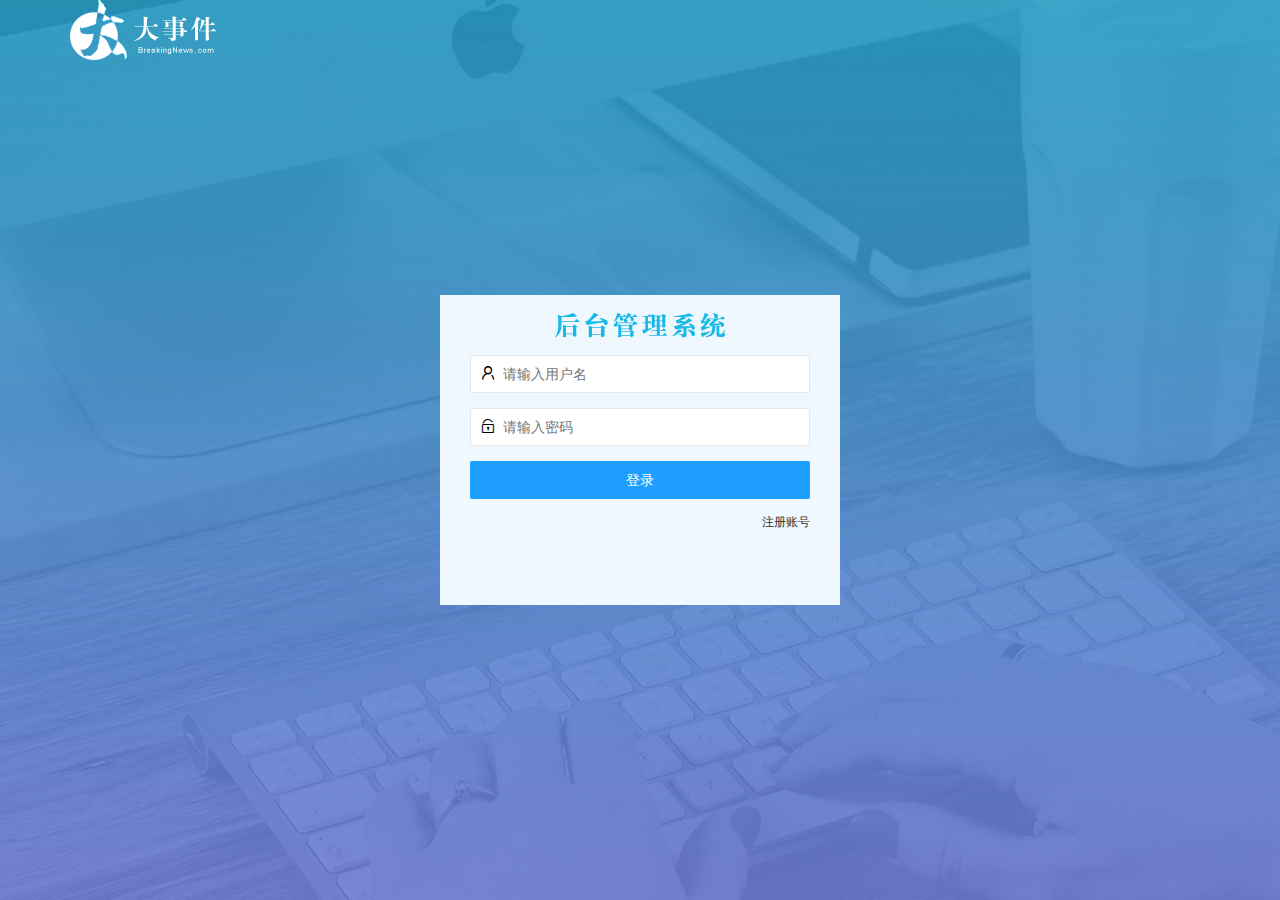
<file: login.html>
<!DOCTYPE html>
<html lang="en">

<head>
    <meta charset="UTF-8">
    <meta name="viewport" content="width=device-width, initial-scale=1.0">
    <title>Document</title>
    <!-- 导入layui的css -->
    <link rel="stylesheet" href="/assets/lib/layui/css/layui.css">
    <!-- 导入自己的css -->
    <link rel="stylesheet" href="/assets/css/login.css">
</head>

<body>
    <!-- 头部logo -->
    <div class='layui-main'>
        <img src="/assets/images/logo.png" alt="">
    </div>
    <!-- 登录注册 -->
    <div class='loginAndRegBox'>
        <div class='title-box'>

        </div>

        <!-- 登录 -->
        <div class="login">
            <form class="layui-form" id='form_login'>
                <!-- 用户名 -->
                <div class="layui-form-item">
                    <i class="layui-icon layui-icon-username"></i>
                    <input type="text" name="username" required lay-verify="required" placeholder="请输入用户名" autocomplete="off" class="layui-input">
                </div>
                <!-- 密码 -->
                <div class="layui-form-item">
                    <i class="layui-icon layui-icon-password"></i>
                    <input type="password" name="password" required lay-verify="required|pwd" placeholder="请输入密码" autocomplete="off" class="layui-input">
                </div>
                <!-- 提交按钮 -->

                <div class="layui-form-item">
                    <button class="layui-btn layui-btn-fluid layui-btn-normal" lay-submit lay-filter="formDemo">登录</button>
                </div>
                <div class="layui-form-item links"><a href="javascript:;" id='link-reg'>注册账号</a></div>
            </form>
        </div>
        <!-- 注册 -->
        <div class="reg-box">
            <form class="layui-form" id='form-reg'>
                <!-- 用户名 -->
                <div class="layui-form-item">
                    <i class="layui-icon layui-icon-username"></i>
                    <input type="text" name="username" required lay-verify="required" placeholder="请输入用户名" autocomplete="off" class="layui-input">
                </div>
                <!-- 密码 -->
                <div class="layui-form-item">
                    <i class="layui-icon layui-icon-password"></i>
                    <input type="password" name="password" required lay-verify="required|pwd" placeholder="请输入密码" autocomplete="off" class="layui-input">
                </div>
                <!-- 密码确认 -->
                <div class="layui-form-item">
                    <i class="layui-icon layui-icon-password"></i>
                    <input type="password" name="repassword" required lay-verify="required|pwd|repwd" placeholder="再次确认密码" autocomplete="off" class="layui-input">
                </div>
                <!-- 提交按钮 -->
                <div class="layui-form-item">
                    <button class="layui-btn layui-btn-fluid layui-btn-normal" lay-submit lay-filter="formDemo">注册</button>
                </div>
                <div class="layui-form-item links"><a href="javascript:;" id='link-login'>去登陆</a></div>
            </form>

        </div>
    </div>


    <script src="/assets/lib/jquery.js"></script>
    <script src="/assets/lib/layui/layui.all.js"></script>
    <script src="/assets/js/ajaxPrefilter.js"></script>
    <script src="/assets/js/login.js"></script>

</body>

</html>
</file>
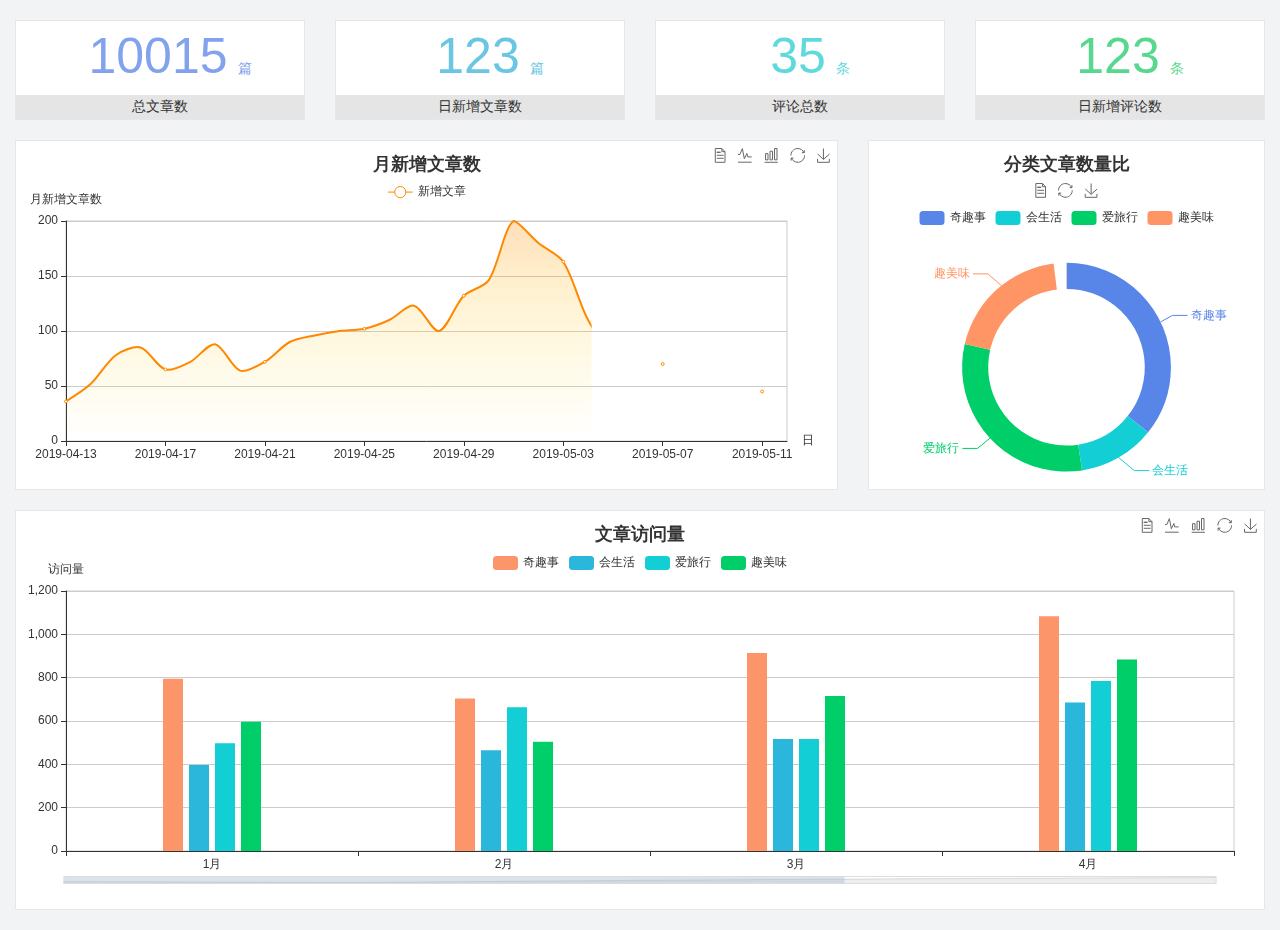
<file: home/dashboard.html>
<!DOCTYPE html>
<html lang="en">

<head>
  <meta charset="UTF-8">
  <meta name="viewport" content="width=device-width, initial-scale=1.0">
  <meta http-equiv="X-UA-Compatible" content="ie=edge">
  <title>图表统计</title>
  <link rel="stylesheet" href="../../assets/lib/bootstrap.css" />
  <link rel="stylesheet" href="../../assets/lib/main.css" />
  <script src="../../assets/lib/jquery.js"></script>
  <script type="text/javascript" src="../../assets/lib/echarts.min.js"></script>
</head>

<body>
  <div class="container-fluid">
    <div class="row spannel_list">
      <div class="col-sm-3 col-xs-6">
        <div class="spannel">
          <em>10015</em><span>篇</span>
          <b>总文章数</b>
        </div>
      </div>
      <div class="col-sm-3 col-xs-6">
        <div class="spannel scolor01">
          <em>123</em><span>篇</span>
          <b>日新增文章数</b>
        </div>
      </div>
      <div class="col-sm-3 col-xs-6">
        <div class="spannel scolor02">
          <em>35</em><span>条</span>
          <b>评论总数</b>
        </div>
      </div>
      <div class="col-sm-3 col-xs-6">
        <div class="spannel scolor03">
          <em>123</em><span>条</span>
          <b>日新增评论数</b>
        </div>
      </div>
    </div>
  </div>

  <div class="container-fluid">
    <div class="row curve-pie">
      <div class="col-lg-8 col-md-8">
        <div class="gragh_pannel" id="curve_show"></div>
      </div>
      <div class="col-lg-4 col-md-4">
        <div class="gragh_pannel" id="pie_show"></div>
      </div>
    </div>
  </div>

  <div class="container-fluid">
    <div class="column_pannel" id="column_show"></div>
  </div>

  <script>
    var oChart = echarts.init(document.getElementById('curve_show'));
    var aList_all = [
      { 'count': 36, 'date': '2019-04-13' },
      { 'count': 52, 'date': '2019-04-14' },
      { 'count': 78, 'date': '2019-04-15' },
      { 'count': 85, 'date': '2019-04-16' },
      { 'count': 65, 'date': '2019-04-17' },
      { 'count': 72, 'date': '2019-04-18' },
      { 'count': 88, 'date': '2019-04-19' },
      { 'count': 64, 'date': '2019-04-20' },
      { 'count': 72, 'date': '2019-04-21' },
      { 'count': 90, 'date': '2019-04-22' },
      { 'count': 96, 'date': '2019-04-23' },
      { 'count': 100, 'date': '2019-04-24' },
      { 'count': 102, 'date': '2019-04-25' },
      { 'count': 110, 'date': '2019-04-26' },
      { 'count': 123, 'date': '2019-04-27' },
      { 'count': 100, 'date': '2019-04-28' },
      { 'count': 132, 'date': '2019-04-29' },
      { 'count': 146, 'date': '2019-04-30' },
      { 'count': 200, 'date': '2019-05-01' },
      { 'count': 180, 'date': '2019-05-02' },
      { 'count': 163, 'date': '2019-05-03' },
      { 'count': 110, 'date': '2019-05-04' },
      { 'count': 80, 'date': '2019-05-05' },
      { 'count': 82, 'date': '2019-05-06' },
      { 'count': 70, 'date': '2019-05-07' },
      { 'count': 65, 'date': '2019-05-08' },
      { 'count': 54, 'date': '2019-05-09' },
      { 'count': 40, 'date': '2019-05-10' },
      { 'count': 45, 'date': '2019-05-11' },
      { 'count': 38, 'date': '2019-05-12' },
    ];

    let aCount = [];
    let aDate = [];

    for (var i = 0; i < aList_all.length; i++) {
      aCount.push(aList_all[i].count);
      aDate.push(aList_all[i].date);
    }

    var chartopt = {
      title: {
        text: '月新增文章数',
        left: 'center',
        top: '10'
      },
      tooltip: {
        trigger: 'axis'
      },
      legend: {
        data: ['新增文章'],
        top: '40'
      },
      toolbox: {
        show: true,
        feature: {
          mark: { show: true },
          dataView: { show: true, readOnly: false },
          magicType: { show: true, type: ['line', 'bar'] },
          restore: { show: true },
          saveAsImage: { show: true }
        }
      },
      calculable: true,
      xAxis: [
        {
          name: '日',
          type: 'category',
          boundaryGap: false,
          data: aDate
        }
      ],
      yAxis: [
        {
          name: '月新增文章数',
          type: 'value'
        }
      ],
      series: [
        {
          name: '新增文章',
          type: 'line',
          smooth: true,
          itemStyle: { normal: { areaStyle: { type: 'default' }, color: '#f80' }, lineStyle: { color: '#f80' } },
          data: aCount
        }],
      areaStyle: {
        normal: {
          color: new echarts.graphic.LinearGradient(0, 0, 0, 1, [{
            offset: 0,
            color: 'rgba(255,136,0,0.39)'
          }, {
            offset: .34,
            color: 'rgba(255,180,0,0.25)'
          }, {
            offset: 1,
            color: 'rgba(255,222,0,0.00)'
          }])

        }
      },
      grid: {
        show: true,
        x: 50,
        x2: 50,
        y: 80,
        height: 220
      }
    };

    oChart.setOption(chartopt);


    var oPie = echarts.init(document.getElementById('pie_show'));
    var oPieopt =
    {
      title: {
        top: 10,
        text: '分类文章数量比',
        x: 'center'
      },
      tooltip: {
        trigger: 'item',
        formatter: "{a} <br/>{b} : {c} ({d}%)"
      },
      color: ['#5885e8', '#13cfd5', '#00ce68', '#ff9565'],
      legend: {
        x: 'center',
        top: 65,
        data: ['奇趣事', '会生活', '爱旅行', '趣美味']
      },
      toolbox: {
        show: true,
        x: 'center',
        top: 35,
        feature: {
          mark: { show: true },
          dataView: { show: true, readOnly: false },
          magicType: {
            show: true,
            type: ['pie', 'funnel'],
            option: {
              funnel: {
                x: '25%',
                width: '50%',
                funnelAlign: 'left',
                max: 1548
              }
            }
          },
          restore: { show: true },
          saveAsImage: { show: true }
        }
      },
      calculable: true,
      series: [
        {
          name: '访问来源',
          type: 'pie',
          radius: ['45%', '60%'],
          center: ['50%', '65%'],
          data: [
            { value: 300, name: '奇趣事' },
            { value: 100, name: '会生活' },
            { value: 260, name: '爱旅行' },
            { value: 180, name: '趣美味' }
          ]
        }
      ]
    };
    oPie.setOption(oPieopt);



    var oColumn = this.echarts.init(document.getElementById('column_show'));
    var oColumnopt =
    {
      title: {
        text: '文章访问量',
        left: 'center',
        top: '10'
      },
      tooltip: {
        trigger: 'axis'
      },
      legend: {
        data: ['奇趣事', '会生活', '爱旅行', '趣美味'],
        top: '40'
      },
      toolbox: {
        show: true,
        feature: {
          mark: { show: true },
          dataView: { show: true, readOnly: false },
          magicType: { show: true, type: ['line', 'bar'] },
          restore: { show: true },
          saveAsImage: { show: true }
        }
      },
      calculable: true,
      xAxis: [
        {
          type: 'category',
          data: ['1月', '2月', '3月', '4月', '5月']
        }
      ],
      yAxis: [
        {
          name: '访问量',
          type: 'value'
        }
      ],
      series: [
        {
          name: '奇趣事',
          type: 'bar',
          barWidth: 20,
          itemStyle: {
            normal: { areaStyle: { type: 'default' }, color: '#fd956a' }
          },
          data: [800, 708, 920, 1090, 1200]
        },
        {
          name: '会生活',
          type: 'bar',
          barWidth: 20,
          itemStyle: {
            normal: { areaStyle: { type: 'default' }, color: '#2bb6db' }
          },
          data: [400, 468, 520, 690, 800]
        },
        {
          name: '爱旅行',
          type: 'bar',
          barWidth: 20,
          itemStyle: {
            normal: { areaStyle: { type: 'default' }, color: '#13cfd5' }
          },
          data: [500, 668, 520, 790, 900]
        },
        {
          name: '趣美味',
          type: 'bar',
          barWidth: 20,
          itemStyle: {
            normal: { areaStyle: { type: 'default' }, color: '#00ce68' }
          },
          data: [600, 508, 720, 890, 1000]
        }
      ],
      grid: {
        show: true,
        x: 50,
        x2: 30,
        y: 80,
        height: 260
      },
      dataZoom: [//给x轴设置滚动条
        {
          start: 0,//默认为0
          end: 100 - 1000 / 31,//默认为100
          type: 'slider',
          show: true,
          xAxisIndex: [0],
          handleSize: 0,//滑动条的 左右2个滑动条的大小
          height: 8,//组件高度
          left: 45, //左边的距离
          right: 50,//右边的距离
          bottom: 26,//右边的距离
          handleColor: '#ddd',//h滑动图标的颜色
          handleStyle: {
            borderColor: "#cacaca",
            borderWidth: "1",
            shadowBlur: 2,
            background: "#ddd",
            shadowColor: "#ddd",
          }
        }]
    };
    oColumn.setOption(oColumnopt);
  </script>
</body>

</html>
</file>
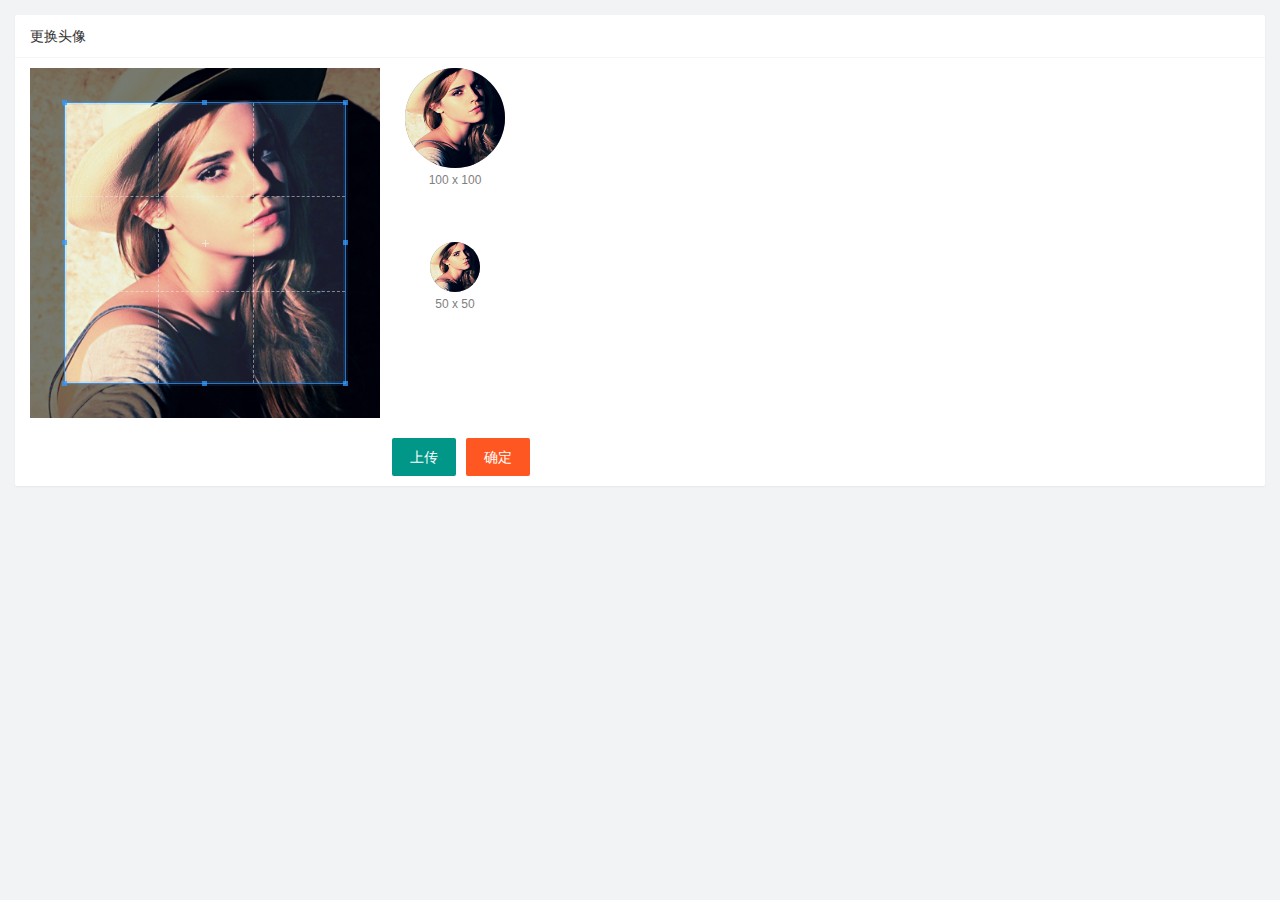
<file: user/user_avatar.html>
<!DOCTYPE html>
<html lang="en">

<head>
    <meta charset="UTF-8">
    <meta name="viewport" content="width=device-width, initial-scale=1.0">
    <title>Document</title>
    <link rel="stylesheet" href="/assets/lib/layui/css/layui.css">
    <link rel="stylesheet" href="/assets/lib/cropper/cropper.css">
    <link rel="stylesheet" href="/assets/css/user/user_avatar.css">
</head>

<body>

    <div class="layui-card">
        <div class="layui-card-header">更换头像</div>
        <div class="layui-card-body">
            <!-- 第一行的图片裁剪和预览区域 -->
            <div class="row1">
                <!-- 图片裁剪区域 -->
                <div class="cropper-box">
                    <!-- 这个 img 标签很重要，将来会把它初始化为裁剪区域 -->
                    <img id="image" src="/assets/images/sample.jpg" />
                </div>
                <!-- 图片的预览区域 -->
                <div class="preview-box">
                    <div>
                        <!-- 宽高为 100px 的预览区域 -->
                        <div class="img-preview w100"></div>
                        <p class="size">100 x 100</p>
                    </div>
                    <div>
                        <!-- 宽高为 50px 的预览区域 -->
                        <div class="img-preview w50"></div>
                        <p class="size">50 x 50</p>
                    </div>
                </div>
            </div>

            <!-- 第二行的按钮区域 -->
            <div class="row2">
                <!-- 通过accept属性可以指定 允许用户选择什么类型的文件 -->
                <input type="file" id='file' accept='image/png,image/jpeg' />
                <button type="button" class="layui-btn" id='btnChooseImage'>上传</button>
                <button type="button" class="layui-btn layui-btn-danger" id='btnUpdate'>确定</button>
            </div>
        </div>
    </div>
    <script src="/assets/lib/layui/layui.all.js"></script>
    <script src="/assets/lib/jquery.js"></script>
    <script src="/assets/lib/cropper/Cropper.js"></script>
    <script src="/assets/lib/cropper/jquery-cropper.js"></script>
    <script src="/assets/js/ajaxPrefilter.js"></script>
    <script src="/assets/js/user/user_avatar.js"></script>
</body>

</html>
</file>
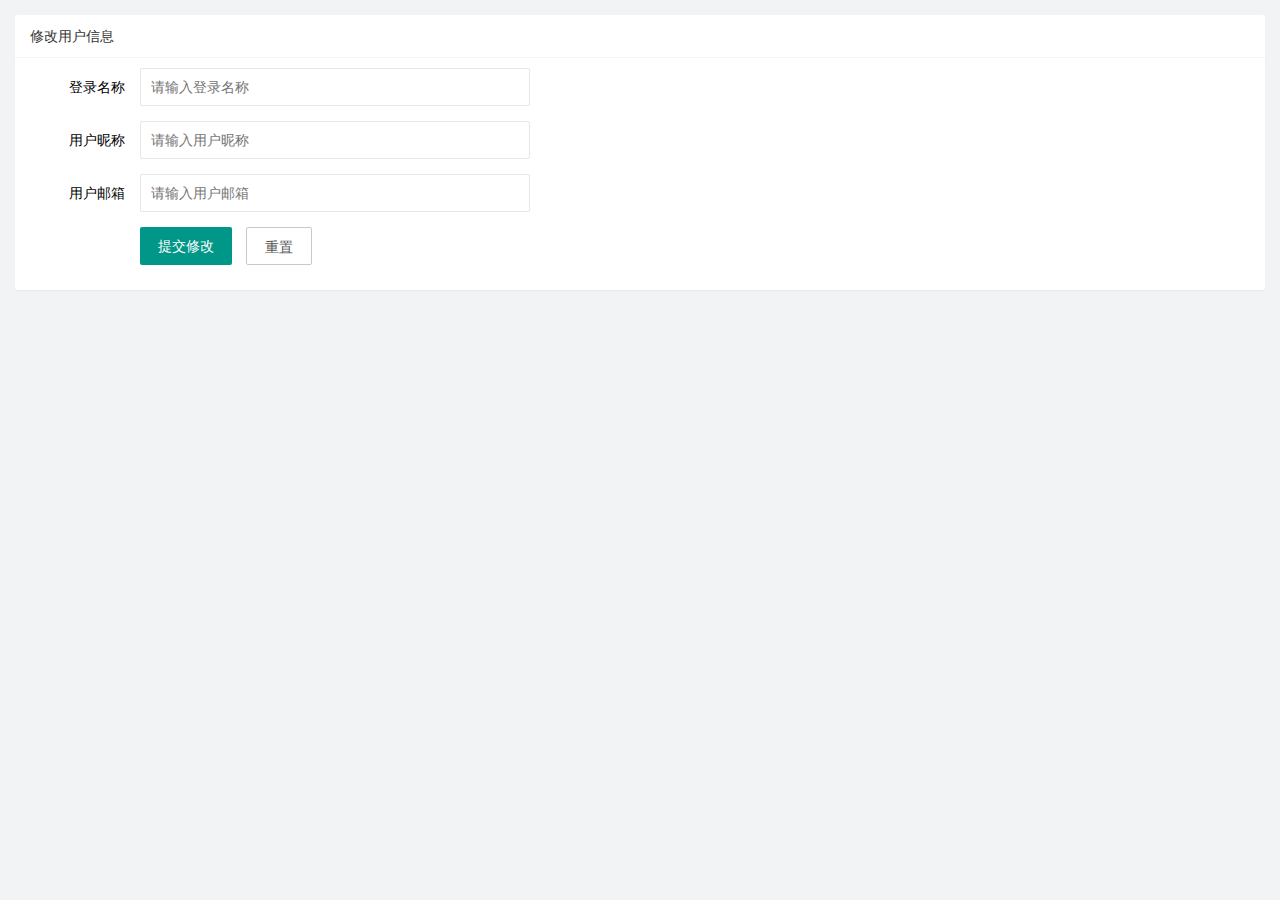
<file: user/user_info.html>
<!DOCTYPE html>
<html lang="en">

<head>
    <meta charset="UTF-8">
    <meta name="viewport" content="width=device-width, initial-scale=1.0">
    <title>Document</title>
    <link rel="stylesheet" href="/assets/lib/layui/css/layui.css">
    <link rel="stylesheet" href="/assets/css/user/user_info.css">
</head>

<body>
    <!-- 卡片区域 -->
    <div class="layui-card">

        <div class="layui-card-header">修改用户信息</div>

        <div class="layui-card-body">
            <form class="layui-form" lay-filter='formUserInfo' id='userinfo'>
                <input type="hidden" name='id'>
                <div class="layui-form-item">
                    <label class="layui-form-label">登录名称</label>
                    <div class="layui-input-block">
                        <input type="text" name="username" required placeholder="请输入登录名称" autocomplete="off" class="layui-input" readonly>
                    </div>
                </div>
                <div class="layui-form-item">
                    <label class="layui-form-label">用户昵称</label>
                    <div class="layui-input-block">
                        <input type="text" name="nickname" required lay-verify="required|nickname" placeholder="请输入用户昵称" autocomplete="off" class="layui-input">
                    </div>
                </div>
                <div class="layui-form-item">
                    <label class="layui-form-label">用户邮箱</label>
                    <div class="layui-input-block">
                        <input type="text" name="email" required lay-verify="required|email" placeholder="请输入用户邮箱" autocomplete="off" class="layui-input">
                    </div>
                </div>
                <div class="layui-form-item">
                    <div class="layui-input-block">
                        <button class="layui-btn" lay-submit lay-filter="formDemo">提交修改</button>
                        <button type="reset" class="layui-btn layui-btn-primary" id='btnReset'>重置</button>
                    </div>
                </div>
            </form>
        </div>

    </div>
    <script src="/assets/lib/layui/layui.all.js"></script>
    <script src="/assets/lib/jquery.js"></script>
    <script src="/assets/js/ajaxPrefilter.js"></script>
    <script src="/assets/js/user/user_info.js"></script>
</body>

</html>
</file>
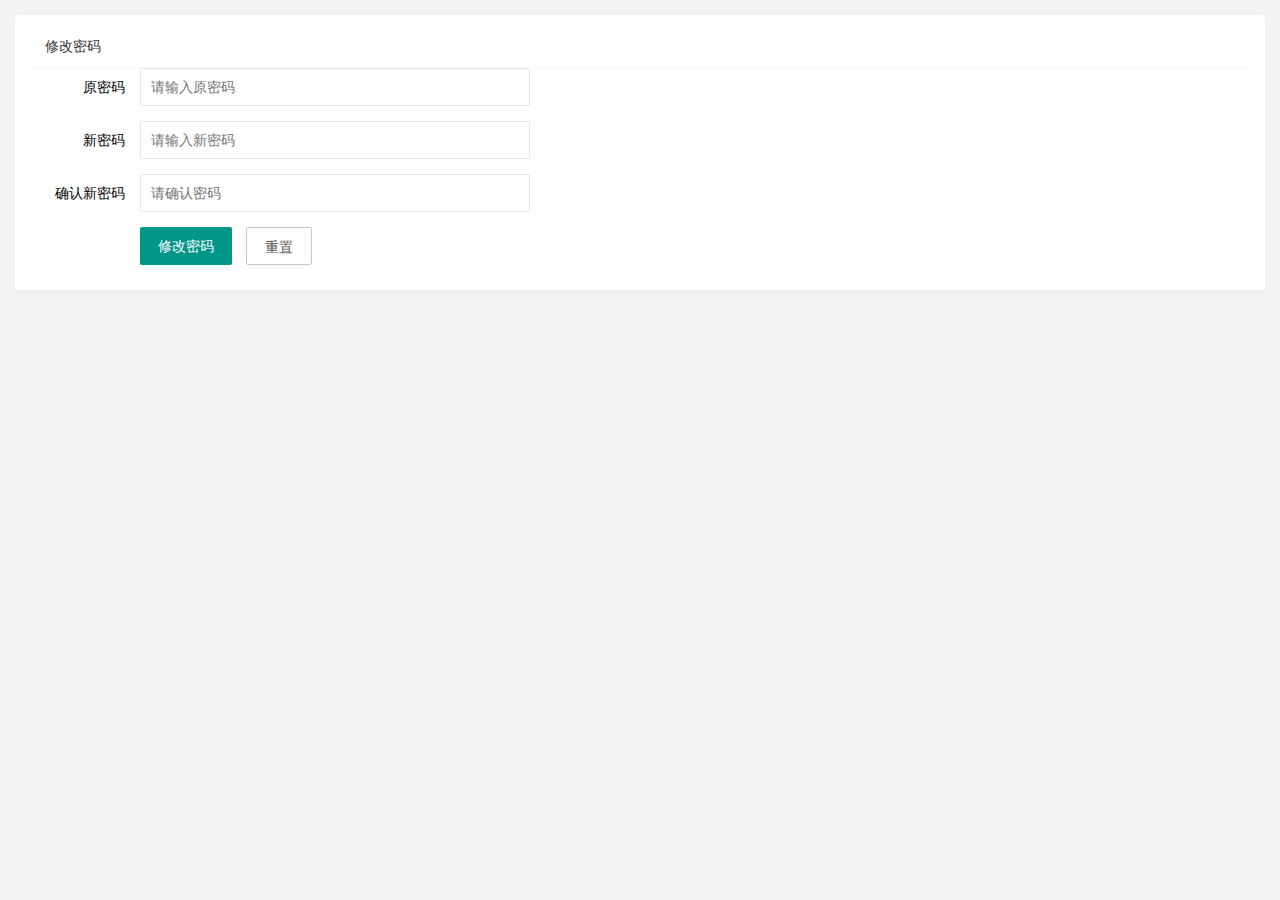
<file: user/user_pwd.html>
<!DOCTYPE html>
<html lang="en">

<head>
    <meta charset="UTF-8">
    <meta name="viewport" content="width=device-width, initial-scale=1.0">
    <title>Document</title>
    <link rel="stylesheet" href="/assets/lib/layui/css/layui.css">
    <link rel="stylesheet" href="/assets/css/user/user_info.css">
</head>

<body>
    <!-- 卡片区域 -->
    <div class="layui-card">



        <div class="layui-card-body">
            <div class="layui-card-header">修改密码</div>
            <form class="layui-form">
                <div class="layui-form-item">
                    <label class="layui-form-label">原密码</label>
                    <div class="layui-input-block">
                        <input type="password" name="oldPwd" required lay-verify="required|pwd" placeholder="请输入原密码" autocomplete="off" class="layui-input">
                    </div>
                </div>
                <div class="layui-form-item">
                    <label class="layui-form-label">新密码</label>
                    <div class="layui-input-block">
                        <input type="password" name="newPwd" required lay-verify="required|pwd|samepwd" placeholder="请输入新密码" autocomplete="off" class="layui-input">
                    </div>
                </div>
                <div class="layui-form-item">
                    <label class="layui-form-label">确认新密码</label>
                    <div class="layui-input-block">
                        <input type="password" name="rePwd" required lay-verify="required|pwd|repwd" placeholder="请确认密码" autocomplete="off" class="layui-input">
                    </div>
                </div>
                <div class="layui-form-item">
                    <div class="layui-input-block">
                        <button class="layui-btn" lay-submit lay-filter="formDemo">修改密码</button>
                        <button type="reset" class="layui-btn layui-btn-primary">重置</button>
                    </div>
                </div>
            </form>
        </div>

    </div>
    <script src="/assets/lib/layui/layui.all.js"></script>
    <script src="/assets/lib/jquery.js"></script>
    <script src="/assets/js/ajaxPrefilter.js"></script>
    <script src="/assets/js/user/user_pwd.js"></script>
</body>

</html>
</file>
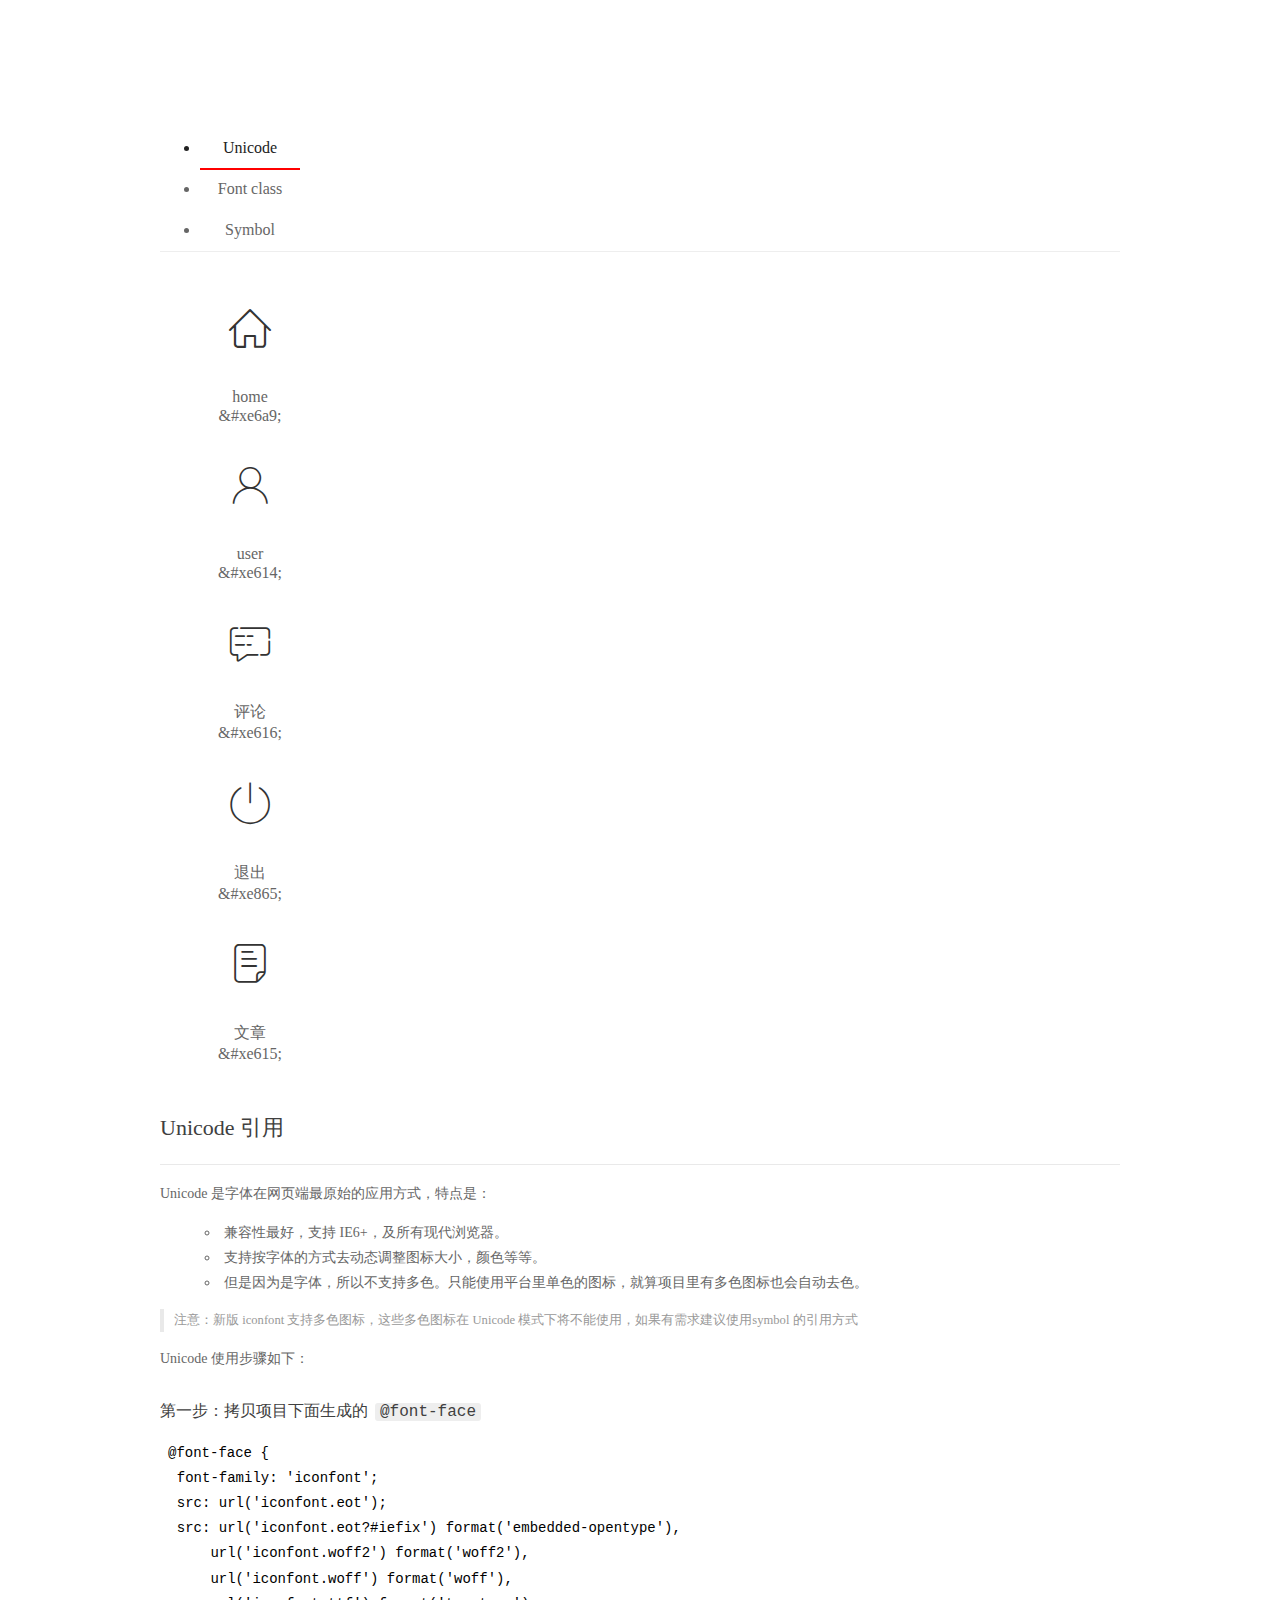
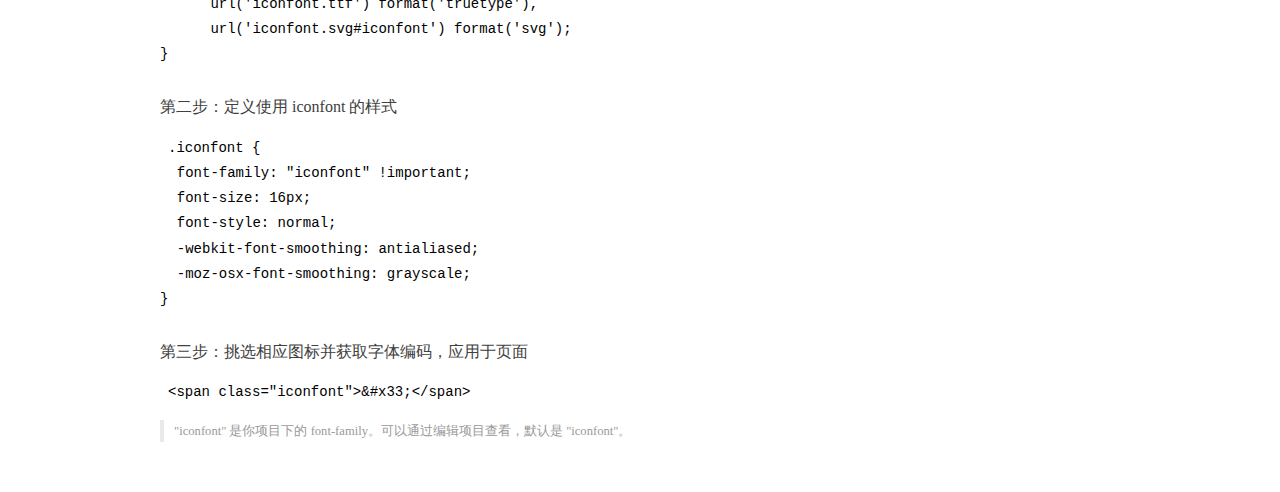
<file: assets/fonts/demo_index.html>
<!DOCTYPE html>
<html>
<head>
  <meta charset="utf-8"/>
  <title>IconFont Demo</title>
  <link rel="shortcut icon" href="https://gtms04.alicdn.com/tps/i4/TB1_oz6GVXXXXaFXpXXJDFnIXXX-64-64.ico" type="image/x-icon"/>
  <link rel="stylesheet" href="https://g.alicdn.com/thx/cube/1.3.2/cube.min.css">
  <link rel="stylesheet" href="demo.css">
  <link rel="stylesheet" href="iconfont.css">
  <script src="iconfont.js"></script>
  <!-- jQuery -->
  <script src="https://a1.alicdn.com/oss/uploads/2018/12/26/7bfddb60-08e8-11e9-9b04-53e73bb6408b.js"></script>
  <!-- 代码高亮 -->
  <script src="https://a1.alicdn.com/oss/uploads/2018/12/26/a3f714d0-08e6-11e9-8a15-ebf944d7534c.js"></script>
</head>
<body>
  <div class="main">
    <h1 class="logo"><a href="https://www.iconfont.cn/" title="iconfont 首页" target="_blank">&#xe86b;</a></h1>
    <div class="nav-tabs">
      <ul id="tabs" class="dib-box">
        <li class="dib active"><span>Unicode</span></li>
        <li class="dib"><span>Font class</span></li>
        <li class="dib"><span>Symbol</span></li>
      </ul>
      
    </div>
    <div class="tab-container">
      <div class="content unicode" style="display: block;">
          <ul class="icon_lists dib-box">
          
            <li class="dib">
              <span class="icon iconfont">&#xe6a9;</span>
                <div class="name">home</div>
                <div class="code-name">&amp;#xe6a9;</div>
              </li>
          
            <li class="dib">
              <span class="icon iconfont">&#xe614;</span>
                <div class="name">user</div>
                <div class="code-name">&amp;#xe614;</div>
              </li>
          
            <li class="dib">
              <span class="icon iconfont">&#xe616;</span>
                <div class="name">评论</div>
                <div class="code-name">&amp;#xe616;</div>
              </li>
          
            <li class="dib">
              <span class="icon iconfont">&#xe865;</span>
                <div class="name">退出</div>
                <div class="code-name">&amp;#xe865;</div>
              </li>
          
            <li class="dib">
              <span class="icon iconfont">&#xe615;</span>
                <div class="name">文章</div>
                <div class="code-name">&amp;#xe615;</div>
              </li>
          
          </ul>
          <div class="article markdown">
          <h2 id="unicode-">Unicode 引用</h2>
          <hr>

          <p>Unicode 是字体在网页端最原始的应用方式，特点是：</p>
          <ul>
            <li>兼容性最好，支持 IE6+，及所有现代浏览器。</li>
            <li>支持按字体的方式去动态调整图标大小，颜色等等。</li>
            <li>但是因为是字体，所以不支持多色。只能使用平台里单色的图标，就算项目里有多色图标也会自动去色。</li>
          </ul>
          <blockquote>
            <p>注意：新版 iconfont 支持多色图标，这些多色图标在 Unicode 模式下将不能使用，如果有需求建议使用symbol 的引用方式</p>
          </blockquote>
          <p>Unicode 使用步骤如下：</p>
          <h3 id="-font-face">第一步：拷贝项目下面生成的 <code>@font-face</code></h3>
<pre><code class="language-css"
>@font-face {
  font-family: 'iconfont';
  src: url('iconfont.eot');
  src: url('iconfont.eot?#iefix') format('embedded-opentype'),
      url('iconfont.woff2') format('woff2'),
      url('iconfont.woff') format('woff'),
      url('iconfont.ttf') format('truetype'),
      url('iconfont.svg#iconfont') format('svg');
}
</code></pre>
          <h3 id="-iconfont-">第二步：定义使用 iconfont 的样式</h3>
<pre><code class="language-css"
>.iconfont {
  font-family: "iconfont" !important;
  font-size: 16px;
  font-style: normal;
  -webkit-font-smoothing: antialiased;
  -moz-osx-font-smoothing: grayscale;
}
</code></pre>
          <h3 id="-">第三步：挑选相应图标并获取字体编码，应用于页面</h3>
<pre>
<code class="language-html"
>&lt;span class="iconfont"&gt;&amp;#x33;&lt;/span&gt;
</code></pre>
          <blockquote>
            <p>"iconfont" 是你项目下的 font-family。可以通过编辑项目查看，默认是 "iconfont"。</p>
          </blockquote>
          </div>
      </div>
      <div class="content font-class">
        <ul class="icon_lists dib-box">
          
          <li class="dib">
            <span class="icon iconfont icon-home"></span>
            <div class="name">
              home
            </div>
            <div class="code-name">.icon-home
            </div>
          </li>
          
          <li class="dib">
            <span class="icon iconfont icon-user"></span>
            <div class="name">
              user
            </div>
            <div class="code-name">.icon-user
            </div>
          </li>
          
          <li class="dib">
            <span class="icon iconfont icon-pinglun"></span>
            <div class="name">
              评论
            </div>
            <div class="code-name">.icon-pinglun
            </div>
          </li>
          
          <li class="dib">
            <span class="icon iconfont icon-tuichu"></span>
            <div class="name">
              退出
            </div>
            <div class="code-name">.icon-tuichu
            </div>
          </li>
          
          <li class="dib">
            <span class="icon iconfont icon-16"></span>
            <div class="name">
              文章
            </div>
            <div class="code-name">.icon-16
            </div>
          </li>
          
        </ul>
        <div class="article markdown">
        <h2 id="font-class-">font-class 引用</h2>
        <hr>

        <p>font-class 是 Unicode 使用方式的一种变种，主要是解决 Unicode 书写不直观，语意不明确的问题。</p>
        <p>与 Unicode 使用方式相比，具有如下特点：</p>
        <ul>
          <li>兼容性良好，支持 IE8+，及所有现代浏览器。</li>
          <li>相比于 Unicode 语意明确，书写更直观。可以很容易分辨这个 icon 是什么。</li>
          <li>因为使用 class 来定义图标，所以当要替换图标时，只需要修改 class 里面的 Unicode 引用。</li>
          <li>不过因为本质上还是使用的字体，所以多色图标还是不支持的。</li>
        </ul>
        <p>使用步骤如下：</p>
        <h3 id="-fontclass-">第一步：引入项目下面生成的 fontclass 代码：</h3>
<pre><code class="language-html">&lt;link rel="stylesheet" href="./iconfont.css"&gt;
</code></pre>
        <h3 id="-">第二步：挑选相应图标并获取类名，应用于页面：</h3>
<pre><code class="language-html">&lt;span class="iconfont icon-xxx"&gt;&lt;/span&gt;
</code></pre>
        <blockquote>
          <p>"
            iconfont" 是你项目下的 font-family。可以通过编辑项目查看，默认是 "iconfont"。</p>
        </blockquote>
      </div>
      </div>
      <div class="content symbol">
          <ul class="icon_lists dib-box">
          
            <li class="dib">
                <svg class="icon svg-icon" aria-hidden="true">
                  <use xlink:href="#icon-home"></use>
                </svg>
                <div class="name">home</div>
                <div class="code-name">#icon-home</div>
            </li>
          
            <li class="dib">
                <svg class="icon svg-icon" aria-hidden="true">
                  <use xlink:href="#icon-user"></use>
                </svg>
                <div class="name">user</div>
                <div class="code-name">#icon-user</div>
            </li>
          
            <li class="dib">
                <svg class="icon svg-icon" aria-hidden="true">
                  <use xlink:href="#icon-pinglun"></use>
                </svg>
                <div class="name">评论</div>
                <div class="code-name">#icon-pinglun</div>
            </li>
          
            <li class="dib">
                <svg class="icon svg-icon" aria-hidden="true">
                  <use xlink:href="#icon-tuichu"></use>
                </svg>
                <div class="name">退出</div>
                <div class="code-name">#icon-tuichu</div>
            </li>
          
            <li class="dib">
                <svg class="icon svg-icon" aria-hidden="true">
                  <use xlink:href="#icon-16"></use>
                </svg>
                <div class="name">文章</div>
                <div class="code-name">#icon-16</div>
            </li>
          
          </ul>
          <div class="article markdown">
          <h2 id="symbol-">Symbol 引用</h2>
          <hr>

          <p>这是一种全新的使用方式，应该说这才是未来的主流，也是平台目前推荐的用法。相关介绍可以参考这篇<a href="">文章</a>
            这种用法其实是做了一个 SVG 的集合，与另外两种相比具有如下特点：</p>
          <ul>
            <li>支持多色图标了，不再受单色限制。</li>
            <li>通过一些技巧，支持像字体那样，通过 <code>font-size</code>, <code>color</code> 来调整样式。</li>
            <li>兼容性较差，支持 IE9+，及现代浏览器。</li>
            <li>浏览器渲染 SVG 的性能一般，还不如 png。</li>
          </ul>
          <p>使用步骤如下：</p>
          <h3 id="-symbol-">第一步：引入项目下面生成的 symbol 代码：</h3>
<pre><code class="language-html">&lt;script src="./iconfont.js"&gt;&lt;/script&gt;
</code></pre>
          <h3 id="-css-">第二步：加入通用 CSS 代码（引入一次就行）：</h3>
<pre><code class="language-html">&lt;style&gt;
.icon {
  width: 1em;
  height: 1em;
  vertical-align: -0.15em;
  fill: currentColor;
  overflow: hidden;
}
&lt;/style&gt;
</code></pre>
          <h3 id="-">第三步：挑选相应图标并获取类名，应用于页面：</h3>
<pre><code class="language-html">&lt;svg class="icon" aria-hidden="true"&gt;
  &lt;use xlink:href="#icon-xxx"&gt;&lt;/use&gt;
&lt;/svg&gt;
</code></pre>
          </div>
      </div>

    </div>
  </div>
  <script>
  $(document).ready(function () {
      $('.tab-container .content:first').show()

      $('#tabs li').click(function (e) {
        var tabContent = $('.tab-container .content')
        var index = $(this).index()

        if ($(this).hasClass('active')) {
          return
        } else {
          $('#tabs li').removeClass('active')
          $(this).addClass('active')

          tabContent.hide().eq(index).fadeIn()
        }
      })
    })
  </script>
</body>
</html>
</file>
<file: assets/lib/layui/css/layui.css>
/** layui-v2.5.5 MIT License By https://www.layui.com */
 .layui-inline,img{display:inline-block;vertical-align:middle}h1,h2,h3,h4,h5,h6{font-weight:400}.layui-edge,.layui-header,.layui-inline,.layui-main{position:relative}.layui-body,.layui-edge,.layui-elip{overflow:hidden}.layui-btn,.layui-edge,.layui-inline,img{vertical-align:middle}.layui-btn,.layui-disabled,.layui-icon,.layui-unselect{-moz-user-select:none;-webkit-user-select:none;-ms-user-select:none}.layui-elip,.layui-form-checkbox span,.layui-form-pane .layui-form-label{text-overflow:ellipsis;white-space:nowrap}.layui-breadcrumb,.layui-tree-btnGroup{visibility:hidden}blockquote,body,button,dd,div,dl,dt,form,h1,h2,h3,h4,h5,h6,input,li,ol,p,pre,td,textarea,th,ul{margin:0;padding:0;-webkit-tap-highlight-color:rgba(0,0,0,0)}a:active,a:hover{outline:0}img{border:none}li{list-style:none}table{border-collapse:collapse;border-spacing:0}h4,h5,h6{font-size:100%}button,input,optgroup,option,select,textarea{font-family:inherit;font-size:inherit;font-style:inherit;font-weight:inherit;outline:0}pre{white-space:pre-wrap;white-space:-moz-pre-wrap;white-space:-pre-wrap;white-space:-o-pre-wrap;word-wrap:break-word}body{line-height:24px;font:14px Helvetica Neue,Helvetica,PingFang SC,Tahoma,Arial,sans-serif}hr{height:1px;margin:10px 0;border:0;clear:both}a{color:#333;text-decoration:none}a:hover{color:#777}a cite{font-style:normal;*cursor:pointer}.layui-border-box,.layui-border-box *{box-sizing:border-box}.layui-box,.layui-box *{box-sizing:content-box}.layui-clear{clear:both;*zoom:1}.layui-clear:after{content:'\20';clear:both;*zoom:1;display:block;height:0}.layui-inline{*display:inline;*zoom:1}.layui-edge{display:inline-block;width:0;height:0;border-width:6px;border-style:dashed;border-color:transparent}.layui-edge-top{top:-4px;border-bottom-color:#999;border-bottom-style:solid}.layui-edge-right{border-left-color:#999;border-left-style:solid}.layui-edge-bottom{top:2px;border-top-color:#999;border-top-style:solid}.layui-edge-left{border-right-color:#999;border-right-style:solid}.layui-disabled,.layui-disabled:hover{color:#d2d2d2!important;cursor:not-allowed!important}.layui-circle{border-radius:100%}.layui-show{display:block!important}.layui-hide{display:none!important}@font-face{font-family:layui-icon;src:url(../font/iconfont.eot?v=250);src:url(../font/iconfont.eot?v=250#iefix) format('embedded-opentype'),url(../font/iconfont.woff2?v=250) format('woff2'),url(../font/iconfont.woff?v=250) format('woff'),url(../font/iconfont.ttf?v=250) format('truetype'),url(../font/iconfont.svg?v=250#layui-icon) format('svg')}.layui-icon{font-family:layui-icon!important;font-size:16px;font-style:normal;-webkit-font-smoothing:antialiased;-moz-osx-font-smoothing:grayscale}.layui-icon-reply-fill:before{content:"\e611"}.layui-icon-set-fill:before{content:"\e614"}.layui-icon-menu-fill:before{content:"\e60f"}.layui-icon-search:before{content:"\e615"}.layui-icon-share:before{content:"\e641"}.layui-icon-set-sm:before{content:"\e620"}.layui-icon-engine:before{content:"\e628"}.layui-icon-close:before{content:"\1006"}.layui-icon-close-fill:before{content:"\1007"}.layui-icon-chart-screen:before{content:"\e629"}.layui-icon-star:before{content:"\e600"}.layui-icon-circle-dot:before{content:"\e617"}.layui-icon-chat:before{content:"\e606"}.layui-icon-release:before{content:"\e609"}.layui-icon-list:before{content:"\e60a"}.layui-icon-chart:before{content:"\e62c"}.layui-icon-ok-circle:before{content:"\1005"}.layui-icon-layim-theme:before{content:"\e61b"}.layui-icon-table:before{content:"\e62d"}.layui-icon-right:before{content:"\e602"}.layui-icon-left:before{content:"\e603"}.layui-icon-cart-simple:before{content:"\e698"}.layui-icon-face-cry:before{content:"\e69c"}.layui-icon-face-smile:before{content:"\e6af"}.layui-icon-survey:before{content:"\e6b2"}.layui-icon-tree:before{content:"\e62e"}.layui-icon-upload-circle:before{content:"\e62f"}.layui-icon-add-circle:before{content:"\e61f"}.layui-icon-download-circle:before{content:"\e601"}.layui-icon-templeate-1:before{content:"\e630"}.layui-icon-util:before{content:"\e631"}.layui-icon-face-surprised:before{content:"\e664"}.layui-icon-edit:before{content:"\e642"}.layui-icon-speaker:before{content:"\e645"}.layui-icon-down:before{content:"\e61a"}.layui-icon-file:before{content:"\e621"}.layui-icon-layouts:before{content:"\e632"}.layui-icon-rate-half:before{content:"\e6c9"}.layui-icon-add-circle-fine:before{content:"\e608"}.layui-icon-prev-circle:before{content:"\e633"}.layui-icon-read:before{content:"\e705"}.layui-icon-404:before{content:"\e61c"}.layui-icon-carousel:before{content:"\e634"}.layui-icon-help:before{content:"\e607"}.layui-icon-code-circle:before{content:"\e635"}.layui-icon-water:before{content:"\e636"}.layui-icon-username:before{content:"\e66f"}.layui-icon-find-fill:before{content:"\e670"}.layui-icon-about:before{content:"\e60b"}.layui-icon-location:before{content:"\e715"}.layui-icon-up:before{content:"\e619"}.layui-icon-pause:before{content:"\e651"}.layui-icon-date:before{content:"\e637"}.layui-icon-layim-uploadfile:before{content:"\e61d"}.layui-icon-delete:before{content:"\e640"}.layui-icon-play:before{content:"\e652"}.layui-icon-top:before{content:"\e604"}.layui-icon-friends:before{content:"\e612"}.layui-icon-refresh-3:before{content:"\e9aa"}.layui-icon-ok:before{content:"\e605"}.layui-icon-layer:before{content:"\e638"}.layui-icon-face-smile-fine:before{content:"\e60c"}.layui-icon-dollar:before{content:"\e659"}.layui-icon-group:before{content:"\e613"}.layui-icon-layim-download:before{content:"\e61e"}.layui-icon-picture-fine:before{content:"\e60d"}.layui-icon-link:before{content:"\e64c"}.layui-icon-diamond:before{content:"\e735"}.layui-icon-log:before{content:"\e60e"}.layui-icon-rate-solid:before{content:"\e67a"}.layui-icon-fonts-del:before{content:"\e64f"}.layui-icon-unlink:before{content:"\e64d"}.layui-icon-fonts-clear:before{content:"\e639"}.layui-icon-triangle-r:before{content:"\e623"}.layui-icon-circle:before{content:"\e63f"}.layui-icon-radio:before{content:"\e643"}.layui-icon-align-center:before{content:"\e647"}.layui-icon-align-right:before{content:"\e648"}.layui-icon-align-left:before{content:"\e649"}.layui-icon-loading-1:before{content:"\e63e"}.layui-icon-return:before{content:"\e65c"}.layui-icon-fonts-strong:before{content:"\e62b"}.layui-icon-upload:before{content:"\e67c"}.layui-icon-dialogue:before{content:"\e63a"}.layui-icon-video:before{content:"\e6ed"}.layui-icon-headset:before{content:"\e6fc"}.layui-icon-cellphone-fine:before{content:"\e63b"}.layui-icon-add-1:before{content:"\e654"}.layui-icon-face-smile-b:before{content:"\e650"}.layui-icon-fonts-html:before{content:"\e64b"}.layui-icon-form:before{content:"\e63c"}.layui-icon-cart:before{content:"\e657"}.layui-icon-camera-fill:before{content:"\e65d"}.layui-icon-tabs:before{content:"\e62a"}.layui-icon-fonts-code:before{content:"\e64e"}.layui-icon-fire:before{content:"\e756"}.layui-icon-set:before{content:"\e716"}.layui-icon-fonts-u:before{content:"\e646"}.layui-icon-triangle-d:before{content:"\e625"}.layui-icon-tips:before{content:"\e702"}.layui-icon-picture:before{content:"\e64a"}.layui-icon-more-vertical:before{content:"\e671"}.layui-icon-flag:before{content:"\e66c"}.layui-icon-loading:before{content:"\e63d"}.layui-icon-fonts-i:before{content:"\e644"}.layui-icon-refresh-1:before{content:"\e666"}.layui-icon-rmb:before{content:"\e65e"}.layui-icon-home:before{content:"\e68e"}.layui-icon-user:before{content:"\e770"}.layui-icon-notice:before{content:"\e667"}.layui-icon-login-weibo:before{content:"\e675"}.layui-icon-voice:before{content:"\e688"}.layui-icon-upload-drag:before{content:"\e681"}.layui-icon-login-qq:before{content:"\e676"}.layui-icon-snowflake:before{content:"\e6b1"}.layui-icon-file-b:before{content:"\e655"}.layui-icon-template:before{content:"\e663"}.layui-icon-auz:before{content:"\e672"}.layui-icon-console:before{content:"\e665"}.layui-icon-app:before{content:"\e653"}.layui-icon-prev:before{content:"\e65a"}.layui-icon-website:before{content:"\e7ae"}.layui-icon-next:before{content:"\e65b"}.layui-icon-component:before{content:"\e857"}.layui-icon-more:before{content:"\e65f"}.layui-icon-login-wechat:before{content:"\e677"}.layui-icon-shrink-right:before{content:"\e668"}.layui-icon-spread-left:before{content:"\e66b"}.layui-icon-camera:before{content:"\e660"}.layui-icon-note:before{content:"\e66e"}.layui-icon-refresh:before{content:"\e669"}.layui-icon-female:before{content:"\e661"}.layui-icon-male:before{content:"\e662"}.layui-icon-password:before{content:"\e673"}.layui-icon-senior:before{content:"\e674"}.layui-icon-theme:before{content:"\e66a"}.layui-icon-tread:before{content:"\e6c5"}.layui-icon-praise:before{content:"\e6c6"}.layui-icon-star-fill:before{content:"\e658"}.layui-icon-rate:before{content:"\e67b"}.layui-icon-template-1:before{content:"\e656"}.layui-icon-vercode:before{content:"\e679"}.layui-icon-cellphone:before{content:"\e678"}.layui-icon-screen-full:before{content:"\e622"}.layui-icon-screen-restore:before{content:"\e758"}.layui-icon-cols:before{content:"\e610"}.layui-icon-export:before{content:"\e67d"}.layui-icon-print:before{content:"\e66d"}.layui-icon-slider:before{content:"\e714"}.layui-icon-addition:before{content:"\e624"}.layui-icon-subtraction:before{content:"\e67e"}.layui-icon-service:before{content:"\e626"}.layui-icon-transfer:before{content:"\e691"}.layui-main{width:1140px;margin:0 auto}.layui-header{z-index:1000;height:60px}.layui-header a:hover{transition:all .5s;-webkit-transition:all .5s}.layui-side{position:fixed;left:0;top:0;bottom:0;z-index:999;width:200px;overflow-x:hidden}.layui-side-scroll{position:relative;width:220px;height:100%;overflow-x:hidden}.layui-body{position:absolute;left:200px;right:0;top:0;bottom:0;z-index:998;width:auto;overflow-y:auto;box-sizing:border-box}.layui-layout-body{overflow:hidden}.layui-layout-admin .layui-header{background-color:#23262E}.layui-layout-admin .layui-side{top:60px;width:200px;overflow-x:hidden}.layui-layout-admin .layui-body{position:fixed;top:60px;bottom:44px}.layui-layout-admin .layui-main{width:auto;margin:0 15px}.layui-layout-admin .layui-footer{position:fixed;left:200px;right:0;bottom:0;height:44px;line-height:44px;padding:0 15px;background-color:#eee}.layui-layout-admin .layui-logo{position:absolute;left:0;top:0;width:200px;height:100%;line-height:60px;text-align:center;color:#009688;font-size:16px}.layui-layout-admin .layui-header .layui-nav{background:0 0}.layui-layout-left{position:absolute!important;left:200px;top:0}.layui-layout-right{position:absolute!important;right:0;top:0}.layui-container{position:relative;margin:0 auto;padding:0 15px;box-sizing:border-box}.layui-fluid{position:relative;margin:0 auto;padding:0 15px}.layui-row:after,.layui-row:before{content:'';display:block;clear:both}.layui-col-lg1,.layui-col-lg10,.layui-col-lg11,.layui-col-lg12,.layui-col-lg2,.layui-col-lg3,.layui-col-lg4,.layui-col-lg5,.layui-col-lg6,.layui-col-lg7,.layui-col-lg8,.layui-col-lg9,.layui-col-md1,.layui-col-md10,.layui-col-md11,.layui-col-md12,.layui-col-md2,.layui-col-md3,.layui-col-md4,.layui-col-md5,.layui-col-md6,.layui-col-md7,.layui-col-md8,.layui-col-md9,.layui-col-sm1,.layui-col-sm10,.layui-col-sm11,.layui-col-sm12,.layui-col-sm2,.layui-col-sm3,.layui-col-sm4,.layui-col-sm5,.layui-col-sm6,.layui-col-sm7,.layui-col-sm8,.layui-col-sm9,.layui-col-xs1,.layui-col-xs10,.layui-col-xs11,.layui-col-xs12,.layui-col-xs2,.layui-col-xs3,.layui-col-xs4,.layui-col-xs5,.layui-col-xs6,.layui-col-xs7,.layui-col-xs8,.layui-col-xs9{position:relative;display:block;box-sizing:border-box}.layui-col-xs1,.layui-col-xs10,.layui-col-xs11,.layui-col-xs12,.layui-col-xs2,.layui-col-xs3,.layui-col-xs4,.layui-col-xs5,.layui-col-xs6,.layui-col-xs7,.layui-col-xs8,.layui-col-xs9{float:left}.layui-col-xs1{width:8.33333333%}.layui-col-xs2{width:16.66666667%}.layui-col-xs3{width:25%}.layui-col-xs4{width:33.33333333%}.layui-col-xs5{width:41.66666667%}.layui-col-xs6{width:50%}.layui-col-xs7{width:58.33333333%}.layui-col-xs8{width:66.66666667%}.layui-col-xs9{width:75%}.layui-col-xs10{width:83.33333333%}.layui-col-xs11{width:91.66666667%}.layui-col-xs12{width:100%}.layui-col-xs-offset1{margin-left:8.33333333%}.layui-col-xs-offset2{margin-left:16.66666667%}.layui-col-xs-offset3{margin-left:25%}.layui-col-xs-offset4{margin-left:33.33333333%}.layui-col-xs-offset5{margin-left:41.66666667%}.layui-col-xs-offset6{margin-left:50%}.layui-col-xs-offset7{margin-left:58.33333333%}.layui-col-xs-offset8{margin-left:66.66666667%}.layui-col-xs-offset9{margin-left:75%}.layui-col-xs-offset10{margin-left:83.33333333%}.layui-col-xs-offset11{margin-left:91.66666667%}.layui-col-xs-offset12{margin-left:100%}@media screen and (max-width:768px){.layui-hide-xs{display:none!important}.layui-show-xs-block{display:block!important}.layui-show-xs-inline{display:inline!important}.layui-show-xs-inline-block{display:inline-block!important}}@media screen and (min-width:768px){.layui-container{width:750px}.layui-hide-sm{display:none!important}.layui-show-sm-block{display:block!important}.layui-show-sm-inline{display:inline!important}.layui-show-sm-inline-block{display:inline-block!important}.layui-col-sm1,.layui-col-sm10,.layui-col-sm11,.layui-col-sm12,.layui-col-sm2,.layui-col-sm3,.layui-col-sm4,.layui-col-sm5,.layui-col-sm6,.layui-col-sm7,.layui-col-sm8,.layui-col-sm9{float:left}.layui-col-sm1{width:8.33333333%}.layui-col-sm2{width:16.66666667%}.layui-col-sm3{width:25%}.layui-col-sm4{width:33.33333333%}.layui-col-sm5{width:41.66666667%}.layui-col-sm6{width:50%}.layui-col-sm7{width:58.33333333%}.layui-col-sm8{width:66.66666667%}.layui-col-sm9{width:75%}.layui-col-sm10{width:83.33333333%}.layui-col-sm11{width:91.66666667%}.layui-col-sm12{width:100%}.layui-col-sm-offset1{margin-left:8.33333333%}.layui-col-sm-offset2{margin-left:16.66666667%}.layui-col-sm-offset3{margin-left:25%}.layui-col-sm-offset4{margin-left:33.33333333%}.layui-col-sm-offset5{margin-left:41.66666667%}.layui-col-sm-offset6{margin-left:50%}.layui-col-sm-offset7{margin-left:58.33333333%}.layui-col-sm-offset8{margin-left:66.66666667%}.layui-col-sm-offset9{margin-left:75%}.layui-col-sm-offset10{margin-left:83.33333333%}.layui-col-sm-offset11{margin-left:91.66666667%}.layui-col-sm-offset12{margin-left:100%}}@media screen and (min-width:992px){.layui-container{width:970px}.layui-hide-md{display:none!important}.layui-show-md-block{display:block!important}.layui-show-md-inline{display:inline!important}.layui-show-md-inline-block{display:inline-block!important}.layui-col-md1,.layui-col-md10,.layui-col-md11,.layui-col-md12,.layui-col-md2,.layui-col-md3,.layui-col-md4,.layui-col-md5,.layui-col-md6,.layui-col-md7,.layui-col-md8,.layui-col-md9{float:left}.layui-col-md1{width:8.33333333%}.layui-col-md2{width:16.66666667%}.layui-col-md3{width:25%}.layui-col-md4{width:33.33333333%}.layui-col-md5{width:41.66666667%}.layui-col-md6{width:50%}.layui-col-md7{width:58.33333333%}.layui-col-md8{width:66.66666667%}.layui-col-md9{width:75%}.layui-col-md10{width:83.33333333%}.layui-col-md11{width:91.66666667%}.layui-col-md12{width:100%}.layui-col-md-offset1{margin-left:8.33333333%}.layui-col-md-offset2{margin-left:16.66666667%}.layui-col-md-offset3{margin-left:25%}.layui-col-md-offset4{margin-left:33.33333333%}.layui-col-md-offset5{margin-left:41.66666667%}.layui-col-md-offset6{margin-left:50%}.layui-col-md-offset7{margin-left:58.33333333%}.layui-col-md-offset8{margin-left:66.66666667%}.layui-col-md-offset9{margin-left:75%}.layui-col-md-offset10{margin-left:83.33333333%}.layui-col-md-offset11{margin-left:91.66666667%}.layui-col-md-offset12{margin-left:100%}}@media screen and (min-width:1200px){.layui-container{width:1170px}.layui-hide-lg{display:none!important}.layui-show-lg-block{display:block!important}.layui-show-lg-inline{display:inline!important}.layui-show-lg-inline-block{display:inline-block!important}.layui-col-lg1,.layui-col-lg10,.layui-col-lg11,.layui-col-lg12,.layui-col-lg2,.layui-col-lg3,.layui-col-lg4,.layui-col-lg5,.layui-col-lg6,.layui-col-lg7,.layui-col-lg8,.layui-col-lg9{float:left}.layui-col-lg1{width:8.33333333%}.layui-col-lg2{width:16.66666667%}.layui-col-lg3{width:25%}.layui-col-lg4{width:33.33333333%}.layui-col-lg5{width:41.66666667%}.layui-col-lg6{width:50%}.layui-col-lg7{width:58.33333333%}.layui-col-lg8{width:66.66666667%}.layui-col-lg9{width:75%}.layui-col-lg10{width:83.33333333%}.layui-col-lg11{width:91.66666667%}.layui-col-lg12{width:100%}.layui-col-lg-offset1{margin-left:8.33333333%}.layui-col-lg-offset2{margin-left:16.66666667%}.layui-col-lg-offset3{margin-left:25%}.layui-col-lg-offset4{margin-left:33.33333333%}.layui-col-lg-offset5{margin-left:41.66666667%}.layui-col-lg-offset6{margin-left:50%}.layui-col-lg-offset7{margin-left:58.33333333%}.layui-col-lg-offset8{margin-left:66.66666667%}.layui-col-lg-offset9{margin-left:75%}.layui-col-lg-offset10{margin-left:83.33333333%}.layui-col-lg-offset11{margin-left:91.66666667%}.layui-col-lg-offset12{margin-left:100%}}.layui-col-space1{margin:-.5px}.layui-col-space1>*{padding:.5px}.layui-col-space3{margin:-1.5px}.layui-col-space3>*{padding:1.5px}.layui-col-space5{margin:-2.5px}.layui-col-space5>*{padding:2.5px}.layui-col-space8{margin:-3.5px}.layui-col-space8>*{padding:3.5px}.layui-col-space10{margin:-5px}.layui-col-space10>*{padding:5px}.layui-col-space12{margin:-6px}.layui-col-space12>*{padding:6px}.layui-col-space15{margin:-7.5px}.layui-col-space15>*{padding:7.5px}.layui-col-space18{margin:-9px}.layui-col-space18>*{padding:9px}.layui-col-space20{margin:-10px}.layui-col-space20>*{padding:10px}.layui-col-space22{margin:-11px}.layui-col-space22>*{padding:11px}.layui-col-space25{margin:-12.5px}.layui-col-space25>*{padding:12.5px}.layui-col-space30{margin:-15px}.layui-col-space30>*{padding:15px}.layui-btn,.layui-input,.layui-select,.layui-textarea,.layui-upload-button{outline:0;-webkit-appearance:none;transition:all .3s;-webkit-transition:all .3s;box-sizing:border-box}.layui-elem-quote{margin-bottom:10px;padding:15px;line-height:22px;border-left:5px solid #009688;border-radius:0 2px 2px 0;background-color:#f2f2f2}.layui-quote-nm{border-style:solid;border-width:1px 1px 1px 5px;background:0 0}.layui-elem-field{margin-bottom:10px;padding:0;border-width:1px;border-style:solid}.layui-elem-field legend{margin-left:20px;padding:0 10px;font-size:20px;font-weight:300}.layui-field-title{margin:10px 0 20px;border-width:1px 0 0}.layui-field-box{padding:10px 15px}.layui-field-title .layui-field-box{padding:10px 0}.layui-progress{position:relative;height:6px;border-radius:20px;background-color:#e2e2e2}.layui-progress-bar{position:absolute;left:0;top:0;width:0;max-width:100%;height:6px;border-radius:20px;text-align:right;background-color:#5FB878;transition:all .3s;-webkit-transition:all .3s}.layui-progress-big,.layui-progress-big .layui-progress-bar{height:18px;line-height:18px}.layui-progress-text{position:relative;top:-20px;line-height:18px;font-size:12px;color:#666}.layui-progress-big .layui-progress-text{position:static;padding:0 10px;color:#fff}.layui-collapse{border-width:1px;border-style:solid;border-radius:2px}.layui-colla-content,.layui-colla-item{border-top-width:1px;border-top-style:solid}.layui-colla-item:first-child{border-top:none}.layui-colla-title{position:relative;height:42px;line-height:42px;padding:0 15px 0 35px;color:#333;background-color:#f2f2f2;cursor:pointer;font-size:14px;overflow:hidden}.layui-colla-content{display:none;padding:10px 15px;line-height:22px;color:#666}.layui-colla-icon{position:absolute;left:15px;top:0;font-size:14px}.layui-card{margin-bottom:15px;border-radius:2px;background-color:#fff;box-shadow:0 1px 2px 0 rgba(0,0,0,.05)}.layui-card:last-child{margin-bottom:0}.layui-card-header{position:relative;height:42px;line-height:42px;padding:0 15px;border-bottom:1px solid #f6f6f6;color:#333;border-radius:2px 2px 0 0;font-size:14px}.layui-bg-black,.layui-bg-blue,.layui-bg-cyan,.layui-bg-green,.layui-bg-orange,.layui-bg-red{color:#fff!important}.layui-card-body{position:relative;padding:10px 15px;line-height:24px}.layui-card-body[pad15]{padding:15px}.layui-card-body[pad20]{padding:20px}.layui-card-body .layui-table{margin:5px 0}.layui-card .layui-tab{margin:0}.layui-panel-window{position:relative;padding:15px;border-radius:0;border-top:5px solid #E6E6E6;background-color:#fff}.layui-auxiliar-moving{position:fixed;left:0;right:0;top:0;bottom:0;width:100%;height:100%;background:0 0;z-index:9999999999}.layui-form-label,.layui-form-mid,.layui-form-select,.layui-input-block,.layui-input-inline,.layui-textarea{position:relative}.layui-bg-red{background-color:#FF5722!important}.layui-bg-orange{background-color:#FFB800!important}.layui-bg-green{background-color:#009688!important}.layui-bg-cyan{background-color:#2F4056!important}.layui-bg-blue{background-color:#1E9FFF!important}.layui-bg-black{background-color:#393D49!important}.layui-bg-gray{background-color:#eee!important;color:#666!important}.layui-badge-rim,.layui-colla-content,.layui-colla-item,.layui-collapse,.layui-elem-field,.layui-form-pane .layui-form-item[pane],.layui-form-pane .layui-form-label,.layui-input,.layui-layedit,.layui-layedit-tool,.layui-quote-nm,.layui-select,.layui-tab-bar,.layui-tab-card,.layui-tab-title,.layui-tab-title .layui-this:after,.layui-textarea{border-color:#e6e6e6}.layui-timeline-item:before,hr{background-color:#e6e6e6}.layui-text{line-height:22px;font-size:14px;color:#666}.layui-text h1,.layui-text h2,.layui-text h3{font-weight:500;color:#333}.layui-text h1{font-size:30px}.layui-text h2{font-size:24px}.layui-text h3{font-size:18px}.layui-text a:not(.layui-btn){color:#01AAED}.layui-text a:not(.layui-btn):hover{text-decoration:underline}.layui-text ul{padding:5px 0 5px 15px}.layui-text ul li{margin-top:5px;list-style-type:disc}.layui-text em,.layui-word-aux{color:#999!important;padding:0 5px!important}.layui-btn{display:inline-block;height:38px;line-height:38px;padding:0 18px;background-color:#009688;color:#fff;white-space:nowrap;text-align:center;font-size:14px;border:none;border-radius:2px;cursor:pointer}.layui-btn:hover{opacity:.8;filter:alpha(opacity=80);color:#fff}.layui-btn:active{opacity:1;filter:alpha(opacity=100)}.layui-btn+.layui-btn{margin-left:10px}.layui-btn-container{font-size:0}.layui-btn-container .layui-btn{margin-right:10px;margin-bottom:10px}.layui-btn-container .layui-btn+.layui-btn{margin-left:0}.layui-table .layui-btn-container .layui-btn{margin-bottom:9px}.layui-btn-radius{border-radius:100px}.layui-btn .layui-icon{margin-right:3px;font-size:18px;vertical-align:bottom;vertical-align:middle\9}.layui-btn-primary{border:1px solid #C9C9C9;background-color:#fff;color:#555}.layui-btn-primary:hover{border-color:#009688;color:#333}.layui-btn-normal{background-color:#1E9FFF}.layui-btn-warm{background-color:#FFB800}.layui-btn-danger{background-color:#FF5722}.layui-btn-checked{background-color:#5FB878}.layui-btn-disabled,.layui-btn-disabled:active,.layui-btn-disabled:hover{border:1px solid #e6e6e6;background-color:#FBFBFB;color:#C9C9C9;cursor:not-allowed;opacity:1}.layui-btn-lg{height:44px;line-height:44px;padding:0 25px;font-size:16px}.layui-btn-sm{height:30px;line-height:30px;padding:0 10px;font-size:12px}.layui-btn-sm i{font-size:16px!important}.layui-btn-xs{height:22px;line-height:22px;padding:0 5px;font-size:12px}.layui-btn-xs i{font-size:14px!important}.layui-btn-group{display:inline-block;vertical-align:middle;font-size:0}.layui-btn-group .layui-btn{margin-left:0!important;margin-right:0!important;border-left:1px solid rgba(255,255,255,.5);border-radius:0}.layui-btn-group .layui-btn-primary{border-left:none}.layui-btn-group .layui-btn-primary:hover{border-color:#C9C9C9;color:#009688}.layui-btn-group .layui-btn:first-child{border-left:none;border-radius:2px 0 0 2px}.layui-btn-group .layui-btn-primary:first-child{border-left:1px solid #c9c9c9}.layui-btn-group .layui-btn:last-child{border-radius:0 2px 2px 0}.layui-btn-group .layui-btn+.layui-btn{margin-left:0}.layui-btn-group+.layui-btn-group{margin-left:10px}.layui-btn-fluid{width:100%}.layui-input,.layui-select,.layui-textarea{height:38px;line-height:1.3;line-height:38px\9;border-width:1px;border-style:solid;background-color:#fff;border-radius:2px}.layui-input::-webkit-input-placeholder,.layui-select::-webkit-input-placeholder,.layui-textarea::-webkit-input-placeholder{line-height:1.3}.layui-input,.layui-textarea{display:block;width:100%;padding-left:10px}.layui-input:hover,.layui-textarea:hover{border-color:#D2D2D2!important}.layui-input:focus,.layui-textarea:focus{border-color:#C9C9C9!important}.layui-textarea{min-height:100px;height:auto;line-height:20px;padding:6px 10px;resize:vertical}.layui-select{padding:0 10px}.layui-form input[type=checkbox],.layui-form input[type=radio],.layui-form select{display:none}.layui-form [lay-ignore]{display:initial}.layui-form-item{margin-bottom:15px;clear:both;*zoom:1}.layui-form-item:after{content:'\20';clear:both;*zoom:1;display:block;height:0}.layui-form-label{float:left;display:block;padding:9px 15px;width:80px;font-weight:400;line-height:20px;text-align:right}.layui-form-label-col{display:block;float:none;padding:9px 0;line-height:20px;text-align:left}.layui-form-item .layui-inline{margin-bottom:5px;margin-right:10px}.layui-input-block{margin-left:110px;min-height:36px}.layui-input-inline{display:inline-block;vertical-align:middle}.layui-form-item .layui-input-inline{float:left;width:190px;margin-right:10px}.layui-form-text .layui-input-inline{width:auto}.layui-form-mid{float:left;display:block;padding:9px 0!important;line-height:20px;margin-right:10px}.layui-form-danger+.layui-form-select .layui-input,.layui-form-danger:focus{border-color:#FF5722!important}.layui-form-select .layui-input{padding-right:30px;cursor:pointer}.layui-form-select .layui-edge{position:absolute;right:10px;top:50%;margin-top:-3px;cursor:pointer;border-width:6px;border-top-color:#c2c2c2;border-top-style:solid;transition:all .3s;-webkit-transition:all .3s}.layui-form-select dl{display:none;position:absolute;left:0;top:42px;padding:5px 0;z-index:899;min-width:100%;border:1px solid #d2d2d2;max-height:300px;overflow-y:auto;background-color:#fff;border-radius:2px;box-shadow:0 2px 4px rgba(0,0,0,.12);box-sizing:border-box}.layui-form-select dl dd,.layui-form-select dl dt{padding:0 10px;line-height:36px;white-space:nowrap;overflow:hidden;text-overflow:ellipsis}.layui-form-select dl dt{font-size:12px;color:#999}.layui-form-select dl dd{cursor:pointer}.layui-form-select dl dd:hover{background-color:#f2f2f2;-webkit-transition:.5s all;transition:.5s all}.layui-form-select .layui-select-group dd{padding-left:20px}.layui-form-select dl dd.layui-select-tips{padding-left:10px!important;color:#999}.layui-form-select dl dd.layui-this{background-color:#5FB878;color:#fff}.layui-form-checkbox,.layui-form-select dl dd.layui-disabled{background-color:#fff}.layui-form-selected dl{display:block}.layui-form-checkbox,.layui-form-checkbox *,.layui-form-switch{display:inline-block;vertical-align:middle}.layui-form-selected .layui-edge{margin-top:-9px;-webkit-transform:rotate(180deg);transform:rotate(180deg);margin-top:-3px\9}:root .layui-form-selected .layui-edge{margin-top:-9px\0/IE9}.layui-form-selectup dl{top:auto;bottom:42px}.layui-select-none{margin:5px 0;text-align:center;color:#999}.layui-select-disabled .layui-disabled{border-color:#eee!important}.layui-select-disabled .layui-edge{border-top-color:#d2d2d2}.layui-form-checkbox{position:relative;height:30px;line-height:30px;margin-right:10px;padding-right:30px;cursor:pointer;font-size:0;-webkit-transition:.1s linear;transition:.1s linear;box-sizing:border-box}.layui-form-checkbox span{padding:0 10px;height:100%;font-size:14px;border-radius:2px 0 0 2px;background-color:#d2d2d2;color:#fff;overflow:hidden}.layui-form-checkbox:hover span{background-color:#c2c2c2}.layui-form-checkbox i{position:absolute;right:0;top:0;width:30px;height:28px;border:1px solid #d2d2d2;border-left:none;border-radius:0 2px 2px 0;color:#fff;font-size:20px;text-align:center}.layui-form-checkbox:hover i{border-color:#c2c2c2;color:#c2c2c2}.layui-form-checked,.layui-form-checked:hover{border-color:#5FB878}.layui-form-checked span,.layui-form-checked:hover span{background-color:#5FB878}.layui-form-checked i,.layui-form-checked:hover i{color:#5FB878}.layui-form-item .layui-form-checkbox{margin-top:4px}.layui-form-checkbox[lay-skin=primary]{height:auto!important;line-height:normal!important;min-width:18px;min-height:18px;border:none!important;margin-right:0;padding-left:28px;padding-right:0;background:0 0}.layui-form-checkbox[lay-skin=primary] span{padding-left:0;padding-right:15px;line-height:18px;background:0 0;color:#666}.layui-form-checkbox[lay-skin=primary] i{right:auto;left:0;width:16px;height:16px;line-height:16px;border:1px solid #d2d2d2;font-size:12px;border-radius:2px;background-color:#fff;-webkit-transition:.1s linear;transition:.1s linear}.layui-form-checkbox[lay-skin=primary]:hover i{border-color:#5FB878;color:#fff}.layui-form-checked[lay-skin=primary] i{border-color:#5FB878!important;background-color:#5FB878;color:#fff}.layui-checkbox-disbaled[lay-skin=primary] span{background:0 0!important;color:#c2c2c2}.layui-checkbox-disbaled[lay-skin=primary]:hover i{border-color:#d2d2d2}.layui-form-item .layui-form-checkbox[lay-skin=primary]{margin-top:10px}.layui-form-switch{position:relative;height:22px;line-height:22px;min-width:35px;padding:0 5px;margin-top:8px;border:1px solid #d2d2d2;border-radius:20px;cursor:pointer;background-color:#fff;-webkit-transition:.1s linear;transition:.1s linear}.layui-form-switch i{position:absolute;left:5px;top:3px;width:16px;height:16px;border-radius:20px;background-color:#d2d2d2;-webkit-transition:.1s linear;transition:.1s linear}.layui-form-switch em{position:relative;top:0;width:25px;margin-left:21px;padding:0!important;text-align:center!important;color:#999!important;font-style:normal!important;font-size:12px}.layui-form-onswitch{border-color:#5FB878;background-color:#5FB878}.layui-checkbox-disbaled,.layui-checkbox-disbaled i{border-color:#e2e2e2!important}.layui-form-onswitch i{left:100%;margin-left:-21px;background-color:#fff}.layui-form-onswitch em{margin-left:5px;margin-right:21px;color:#fff!important}.layui-checkbox-disbaled span{background-color:#e2e2e2!important}.layui-checkbox-disbaled:hover i{color:#fff!important}[lay-radio]{display:none}.layui-form-radio,.layui-form-radio *{display:inline-block;vertical-align:middle}.layui-form-radio{line-height:28px;margin:6px 10px 0 0;padding-right:10px;cursor:pointer;font-size:0}.layui-form-radio *{font-size:14px}.layui-form-radio>i{margin-right:8px;font-size:22px;color:#c2c2c2}.layui-form-radio>i:hover,.layui-form-radioed>i{color:#5FB878}.layui-radio-disbaled>i{color:#e2e2e2!important}.layui-form-pane .layui-form-label{width:110px;padding:8px 15px;height:38px;line-height:20px;border-width:1px;border-style:solid;border-radius:2px 0 0 2px;text-align:center;background-color:#FBFBFB;overflow:hidden;box-sizing:border-box}.layui-form-pane .layui-input-inline{margin-left:-1px}.layui-form-pane .layui-input-block{margin-left:110px;left:-1px}.layui-form-pane .layui-input{border-radius:0 2px 2px 0}.layui-form-pane .layui-form-text .layui-form-label{float:none;width:100%;border-radius:2px;box-sizing:border-box;text-align:left}.layui-form-pane .layui-form-text .layui-input-inline{display:block;margin:0;top:-1px;clear:both}.layui-form-pane .layui-form-text .layui-input-block{margin:0;left:0;top:-1px}.layui-form-pane .layui-form-text .layui-textarea{min-height:100px;border-radius:0 0 2px 2px}.layui-form-pane .layui-form-checkbox{margin:4px 0 4px 10px}.layui-form-pane .layui-form-radio,.layui-form-pane .layui-form-switch{margin-top:6px;margin-left:10px}.layui-form-pane .layui-form-item[pane]{position:relative;border-width:1px;border-style:solid}.layui-form-pane .layui-form-item[pane] .layui-form-label{position:absolute;left:0;top:0;height:100%;border-width:0 1px 0 0}.layui-form-pane .layui-form-item[pane] .layui-input-inline{margin-left:110px}@media screen and (max-width:450px){.layui-form-item .layui-form-label{text-overflow:ellipsis;overflow:hidden;white-space:nowrap}.layui-form-item .layui-inline{display:block;margin-right:0;margin-bottom:20px;clear:both}.layui-form-item .layui-inline:after{content:'\20';clear:both;display:block;height:0}.layui-form-item .layui-input-inline{display:block;float:none;left:-3px;width:auto;margin:0 0 10px 112px}.layui-form-item .layui-input-inline+.layui-form-mid{margin-left:110px;top:-5px;padding:0}.layui-form-item .layui-form-checkbox{margin-right:5px;margin-bottom:5px}}.layui-layedit{border-width:1px;border-style:solid;border-radius:2px}.layui-layedit-tool{padding:3px 5px;border-bottom-width:1px;border-bottom-style:solid;font-size:0}.layedit-tool-fixed{position:fixed;top:0;border-top:1px solid #e2e2e2}.layui-layedit-tool .layedit-tool-mid,.layui-layedit-tool .layui-icon{display:inline-block;vertical-align:middle;text-align:center;font-size:14px}.layui-layedit-tool .layui-icon{position:relative;width:32px;height:30px;line-height:30px;margin:3px 5px;color:#777;cursor:pointer;border-radius:2px}.layui-layedit-tool .layui-icon:hover{color:#393D49}.layui-layedit-tool .layui-icon:active{color:#000}.layui-layedit-tool .layedit-tool-active{background-color:#e2e2e2;color:#000}.layui-layedit-tool .layui-disabled,.layui-layedit-tool .layui-disabled:hover{color:#d2d2d2;cursor:not-allowed}.layui-layedit-tool .layedit-tool-mid{width:1px;height:18px;margin:0 10px;background-color:#d2d2d2}.layedit-tool-html{width:50px!important;font-size:30px!important}.layedit-tool-b,.layedit-tool-code,.layedit-tool-help{font-size:16px!important}.layedit-tool-d,.layedit-tool-face,.layedit-tool-image,.layedit-tool-unlink{font-size:18px!important}.layedit-tool-image input{position:absolute;font-size:0;left:0;top:0;width:100%;height:100%;opacity:.01;filter:Alpha(opacity=1);cursor:pointer}.layui-layedit-iframe iframe{display:block;width:100%}#LAY_layedit_code{overflow:hidden}.layui-laypage{display:inline-block;*display:inline;*zoom:1;vertical-align:middle;margin:10px 0;font-size:0}.layui-laypage>a:first-child,.layui-laypage>a:first-child em{border-radius:2px 0 0 2px}.layui-laypage>a:last-child,.layui-laypage>a:last-child em{border-radius:0 2px 2px 0}.layui-laypage>:first-child{margin-left:0!important}.layui-laypage>:last-child{margin-right:0!important}.layui-laypage a,.layui-laypage button,.layui-laypage input,.layui-laypage select,.layui-laypage span{border:1px solid #e2e2e2}.layui-laypage a,.layui-laypage span{display:inline-block;*display:inline;*zoom:1;vertical-align:middle;padding:0 15px;height:28px;line-height:28px;margin:0 -1px 5px 0;background-color:#fff;color:#333;font-size:12px}.layui-flow-more a *,.layui-laypage input,.layui-table-view select[lay-ignore]{display:inline-block}.layui-laypage a:hover{color:#009688}.layui-laypage em{font-style:normal}.layui-laypage .layui-laypage-spr{color:#999;font-weight:700}.layui-laypage a{text-decoration:none}.layui-laypage .layui-laypage-curr{position:relative}.layui-laypage .layui-laypage-curr em{position:relative;color:#fff}.layui-laypage .layui-laypage-curr .layui-laypage-em{position:absolute;left:-1px;top:-1px;padding:1px;width:100%;height:100%;background-color:#009688}.layui-laypage-em{border-radius:2px}.layui-laypage-next em,.layui-laypage-prev em{font-family:Sim sun;font-size:16px}.layui-laypage .layui-laypage-count,.layui-laypage .layui-laypage-limits,.layui-laypage .layui-laypage-refresh,.layui-laypage .layui-laypage-skip{margin-left:10px;margin-right:10px;padding:0;border:none}.layui-laypage .layui-laypage-limits,.layui-laypage .layui-laypage-refresh{vertical-align:top}.layui-laypage .layui-laypage-refresh i{font-size:18px;cursor:pointer}.layui-laypage select{height:22px;padding:3px;border-radius:2px;cursor:pointer}.layui-laypage .layui-laypage-skip{height:30px;line-height:30px;color:#999}.layui-laypage button,.layui-laypage input{height:30px;line-height:30px;border-radius:2px;vertical-align:top;background-color:#fff;box-sizing:border-box}.layui-laypage input{width:40px;margin:0 10px;padding:0 3px;text-align:center}.layui-laypage input:focus,.layui-laypage select:focus{border-color:#009688!important}.layui-laypage button{margin-left:10px;padding:0 10px;cursor:pointer}.layui-table,.layui-table-view{margin:10px 0}.layui-flow-more{margin:10px 0;text-align:center;color:#999;font-size:14px}.layui-flow-more a{height:32px;line-height:32px}.layui-flow-more a *{vertical-align:top}.layui-flow-more a cite{padding:0 20px;border-radius:3px;background-color:#eee;color:#333;font-style:normal}.layui-flow-more a cite:hover{opacity:.8}.layui-flow-more a i{font-size:30px;color:#737383}.layui-table{width:100%;background-color:#fff;color:#666}.layui-table tr{transition:all .3s;-webkit-transition:all .3s}.layui-table th{text-align:left;font-weight:400}.layui-table tbody tr:hover,.layui-table thead tr,.layui-table-click,.layui-table-header,.layui-table-hover,.layui-table-mend,.layui-table-patch,.layui-table-tool,.layui-table-total,.layui-table-total tr,.layui-table[lay-even] tr:nth-child(even){background-color:#f2f2f2}.layui-table td,.layui-table th,.layui-table-col-set,.layui-table-fixed-r,.layui-table-grid-down,.layui-table-header,.layui-table-page,.layui-table-tips-main,.layui-table-tool,.layui-table-total,.layui-table-view,.layui-table[lay-skin=line],.layui-table[lay-skin=row]{border-width:1px;border-style:solid;border-color:#e6e6e6}.layui-table td,.layui-table th{position:relative;padding:9px 15px;min-height:20px;line-height:20px;font-size:14px}.layui-table[lay-skin=line] td,.layui-table[lay-skin=line] th{border-width:0 0 1px}.layui-table[lay-skin=row] td,.layui-table[lay-skin=row] th{border-width:0 1px 0 0}.layui-table[lay-skin=nob] td,.layui-table[lay-skin=nob] th{border:none}.layui-table img{max-width:100px}.layui-table[lay-size=lg] td,.layui-table[lay-size=lg] th{padding:15px 30px}.layui-table-view .layui-table[lay-size=lg] .layui-table-cell{height:40px;line-height:40px}.layui-table[lay-size=sm] td,.layui-table[lay-size=sm] th{font-size:12px;padding:5px 10px}.layui-table-view .layui-table[lay-size=sm] .layui-table-cell{height:20px;line-height:20px}.layui-table[lay-data]{display:none}.layui-table-box{position:relative;overflow:hidden}.layui-table-view .layui-table{position:relative;width:auto;margin:0}.layui-table-view .layui-table[lay-skin=line]{border-width:0 1px 0 0}.layui-table-view .layui-table[lay-skin=row]{border-width:0 0 1px}.layui-table-view .layui-table td,.layui-table-view .layui-table th{padding:5px 0;border-top:none;border-left:none}.layui-table-view .layui-table th.layui-unselect .layui-table-cell span{cursor:pointer}.layui-table-view .layui-table td{cursor:default}.layui-table-view .layui-table td[data-edit=text]{cursor:text}.layui-table-view .layui-form-checkbox[lay-skin=primary] i{width:18px;height:18px}.layui-table-view .layui-form-radio{line-height:0;padding:0}.layui-table-view .layui-form-radio>i{margin:0;font-size:20px}.layui-table-init{position:absolute;left:0;top:0;width:100%;height:100%;text-align:center;z-index:110}.layui-table-init .layui-icon{position:absolute;left:50%;top:50%;margin:-15px 0 0 -15px;font-size:30px;color:#c2c2c2}.layui-table-header{border-width:0 0 1px;overflow:hidden}.layui-table-header .layui-table{margin-bottom:-1px}.layui-table-tool .layui-inline[lay-event]{position:relative;width:26px;height:26px;padding:5px;line-height:16px;margin-right:10px;text-align:center;color:#333;border:1px solid #ccc;cursor:pointer;-webkit-transition:.5s all;transition:.5s all}.layui-table-tool .layui-inline[lay-event]:hover{border:1px solid #999}.layui-table-tool-temp{padding-right:120px}.layui-table-tool-self{position:absolute;right:17px;top:10px}.layui-table-tool .layui-table-tool-self .layui-inline[lay-event]{margin:0 0 0 10px}.layui-table-tool-panel{position:absolute;top:29px;left:-1px;padding:5px 0;min-width:150px;min-height:40px;border:1px solid #d2d2d2;text-align:left;overflow-y:auto;background-color:#fff;box-shadow:0 2px 4px rgba(0,0,0,.12)}.layui-table-cell,.layui-table-tool-panel li{overflow:hidden;text-overflow:ellipsis;white-space:nowrap}.layui-table-tool-panel li{padding:0 10px;line-height:30px;-webkit-transition:.5s all;transition:.5s all}.layui-table-tool-panel li .layui-form-checkbox[lay-skin=primary]{width:100%;padding-left:28px}.layui-table-tool-panel li:hover{background-color:#f2f2f2}.layui-table-tool-panel li .layui-form-checkbox[lay-skin=primary] i{position:absolute;left:0;top:0}.layui-table-tool-panel li .layui-form-checkbox[lay-skin=primary] span{padding:0}.layui-table-tool .layui-table-tool-self .layui-table-tool-panel{left:auto;right:-1px}.layui-table-col-set{position:absolute;right:0;top:0;width:20px;height:100%;border-width:0 0 0 1px;background-color:#fff}.layui-table-sort{width:10px;height:20px;margin-left:5px;cursor:pointer!important}.layui-table-sort .layui-edge{position:absolute;left:5px;border-width:5px}.layui-table-sort .layui-table-sort-asc{top:3px;border-top:none;border-bottom-style:solid;border-bottom-color:#b2b2b2}.layui-table-sort .layui-table-sort-asc:hover{border-bottom-color:#666}.layui-table-sort .layui-table-sort-desc{bottom:5px;border-bottom:none;border-top-style:solid;border-top-color:#b2b2b2}.layui-table-sort .layui-table-sort-desc:hover{border-top-color:#666}.layui-table-sort[lay-sort=asc] .layui-table-sort-asc{border-bottom-color:#000}.layui-table-sort[lay-sort=desc] .layui-table-sort-desc{border-top-color:#000}.layui-table-cell{height:28px;line-height:28px;padding:0 15px;position:relative;box-sizing:border-box}.layui-table-cell .layui-form-checkbox[lay-skin=primary]{top:-1px;padding:0}.layui-table-cell .layui-table-link{color:#01AAED}.laytable-cell-checkbox,.laytable-cell-numbers,.laytable-cell-radio,.laytable-cell-space{padding:0;text-align:center}.layui-table-body{position:relative;overflow:auto;margin-right:-1px;margin-bottom:-1px}.layui-table-body .layui-none{line-height:26px;padding:15px;text-align:center;color:#999}.layui-table-fixed{position:absolute;left:0;top:0;z-index:101}.layui-table-fixed .layui-table-body{overflow:hidden}.layui-table-fixed-l{box-shadow:0 -1px 8px rgba(0,0,0,.08)}.layui-table-fixed-r{left:auto;right:-1px;border-width:0 0 0 1px;box-shadow:-1px 0 8px rgba(0,0,0,.08)}.layui-table-fixed-r .layui-table-header{position:relative;overflow:visible}.layui-table-mend{position:absolute;right:-49px;top:0;height:100%;width:50px}.layui-table-tool{position:relative;z-index:890;width:100%;min-height:50px;line-height:30px;padding:10px 15px;border-width:0 0 1px}.layui-table-tool .layui-btn-container{margin-bottom:-10px}.layui-table-page,.layui-table-total{border-width:1px 0 0;margin-bottom:-1px;overflow:hidden}.layui-table-page{position:relative;width:100%;padding:7px 7px 0;height:41px;font-size:12px;white-space:nowrap}.layui-table-page>div{height:26px}.layui-table-page .layui-laypage{margin:0}.layui-table-page .layui-laypage a,.layui-table-page .layui-laypage span{height:26px;line-height:26px;margin-bottom:10px;border:none;background:0 0}.layui-table-page .layui-laypage a,.layui-table-page .layui-laypage span.layui-laypage-curr{padding:0 12px}.layui-table-page .layui-laypage span{margin-left:0;padding:0}.layui-table-page .layui-laypage .layui-laypage-prev{margin-left:-7px!important}.layui-table-page .layui-laypage .layui-laypage-curr .layui-laypage-em{left:0;top:0;padding:0}.layui-table-page .layui-laypage button,.layui-table-page .layui-laypage input{height:26px;line-height:26px}.layui-table-page .layui-laypage input{width:40px}.layui-table-page .layui-laypage button{padding:0 10px}.layui-table-page select{height:18px}.layui-table-patch .layui-table-cell{padding:0;width:30px}.layui-table-edit{position:absolute;left:0;top:0;width:100%;height:100%;padding:0 14px 1px;border-radius:0;box-shadow:1px 1px 20px rgba(0,0,0,.15)}.layui-table-edit:focus{border-color:#5FB878!important}select.layui-table-edit{padding:0 0 0 10px;border-color:#C9C9C9}.layui-table-view .layui-form-checkbox,.layui-table-view .layui-form-radio,.layui-table-view .layui-form-switch{top:0;margin:0;box-sizing:content-box}.layui-table-view .layui-form-checkbox{top:-1px;height:26px;line-height:26px}.layui-table-view .layui-form-checkbox i{height:26px}.layui-table-grid .layui-table-cell{overflow:visible}.layui-table-grid-down{position:absolute;top:0;right:0;width:26px;height:100%;padding:5px 0;border-width:0 0 0 1px;text-align:center;background-color:#fff;color:#999;cursor:pointer}.layui-table-grid-down .layui-icon{position:absolute;top:50%;left:50%;margin:-8px 0 0 -8px}.layui-table-grid-down:hover{background-color:#fbfbfb}body .layui-table-tips .layui-layer-content{background:0 0;padding:0;box-shadow:0 1px 6px rgba(0,0,0,.12)}.layui-table-tips-main{margin:-44px 0 0 -1px;max-height:150px;padding:8px 15px;font-size:14px;overflow-y:scroll;background-color:#fff;color:#666}.layui-table-tips-c{position:absolute;right:-3px;top:-13px;width:20px;height:20px;padding:3px;cursor:pointer;background-color:#666;border-radius:50%;color:#fff}.layui-table-tips-c:hover{background-color:#777}.layui-table-tips-c:before{position:relative;right:-2px}.layui-upload-file{display:none!important;opacity:.01;filter:Alpha(opacity=1)}.layui-upload-drag,.layui-upload-form,.layui-upload-wrap{display:inline-block}.layui-upload-list{margin:10px 0}.layui-upload-choose{padding:0 10px;color:#999}.layui-upload-drag{position:relative;padding:30px;border:1px dashed #e2e2e2;background-color:#fff;text-align:center;cursor:pointer;color:#999}.layui-upload-drag .layui-icon{font-size:50px;color:#009688}.layui-upload-drag[lay-over]{border-color:#009688}.layui-upload-iframe{position:absolute;width:0;height:0;border:0;visibility:hidden}.layui-upload-wrap{position:relative;vertical-align:middle}.layui-upload-wrap .layui-upload-file{display:block!important;position:absolute;left:0;top:0;z-index:10;font-size:100px;width:100%;height:100%;opacity:.01;filter:Alpha(opacity=1);cursor:pointer}.layui-transfer-active,.layui-transfer-box{display:inline-block;vertical-align:middle}.layui-transfer-box,.layui-transfer-header,.layui-transfer-search{border-width:0;border-style:solid;border-color:#e6e6e6}.layui-transfer-box{position:relative;border-width:1px;width:200px;height:360px;border-radius:2px;background-color:#fff}.layui-transfer-box .layui-form-checkbox{width:100%;margin:0!important}.layui-transfer-header{height:38px;line-height:38px;padding:0 10px;border-bottom-width:1px}.layui-transfer-search{position:relative;padding:10px;border-bottom-width:1px}.layui-transfer-search .layui-input{height:32px;padding-left:30px;font-size:12px}.layui-transfer-search .layui-icon-search{position:absolute;left:20px;top:50%;margin-top:-8px;color:#666}.layui-transfer-active{margin:0 15px}.layui-transfer-active .layui-btn{display:block;margin:0;padding:0 15px;background-color:#5FB878;border-color:#5FB878;color:#fff}.layui-transfer-active .layui-btn-disabled{background-color:#FBFBFB;border-color:#e6e6e6;color:#C9C9C9}.layui-transfer-active .layui-btn:first-child{margin-bottom:15px}.layui-transfer-active .layui-btn .layui-icon{margin:0;font-size:14px!important}.layui-transfer-data{padding:5px 0;overflow:auto}.layui-transfer-data li{height:32px;line-height:32px;padding:0 10px}.layui-transfer-data li:hover{background-color:#f2f2f2;transition:.5s all}.layui-transfer-data .layui-none{padding:15px 10px;text-align:center;color:#999}.layui-nav{position:relative;padding:0 20px;background-color:#393D49;color:#fff;border-radius:2px;font-size:0;box-sizing:border-box}.layui-nav *{font-size:14px}.layui-nav .layui-nav-item{position:relative;display:inline-block;*display:inline;*zoom:1;vertical-align:middle;line-height:60px}.layui-nav .layui-nav-item a{display:block;padding:0 20px;color:#fff;color:rgba(255,255,255,.7);transition:all .3s;-webkit-transition:all .3s}.layui-nav .layui-this:after,.layui-nav-bar,.layui-nav-tree .layui-nav-itemed:after{position:absolute;left:0;top:0;width:0;height:5px;background-color:#5FB878;transition:all .2s;-webkit-transition:all .2s}.layui-nav-bar{z-index:1000}.layui-nav .layui-nav-item a:hover,.layui-nav .layui-this a{color:#fff}.layui-nav .layui-this:after{content:'';top:auto;bottom:0;width:100%}.layui-nav-img{width:30px;height:30px;margin-right:10px;border-radius:50%}.layui-nav .layui-nav-more{content:'';width:0;height:0;border-style:solid dashed dashed;border-color:#fff transparent transparent;overflow:hidden;cursor:pointer;transition:all .2s;-webkit-transition:all .2s;position:absolute;top:50%;right:3px;margin-top:-3px;border-width:6px;border-top-color:rgba(255,255,255,.7)}.layui-nav .layui-nav-mored,.layui-nav-itemed>a .layui-nav-more{margin-top:-9px;border-style:dashed dashed solid;border-color:transparent transparent #fff}.layui-nav-child{display:none;position:absolute;left:0;top:65px;min-width:100%;line-height:36px;padding:5px 0;box-shadow:0 2px 4px rgba(0,0,0,.12);border:1px solid #d2d2d2;background-color:#fff;z-index:100;border-radius:2px;white-space:nowrap}.layui-nav .layui-nav-child a{color:#333}.layui-nav .layui-nav-child a:hover{background-color:#f2f2f2;color:#000}.layui-nav-child dd{position:relative}.layui-nav .layui-nav-child dd.layui-this a,.layui-nav-child dd.layui-this{background-color:#5FB878;color:#fff}.layui-nav-child dd.layui-this:after{display:none}.layui-nav-tree{width:200px;padding:0}.layui-nav-tree .layui-nav-item{display:block;width:100%;line-height:45px}.layui-nav-tree .layui-nav-item a{position:relative;height:45px;line-height:45px;text-overflow:ellipsis;overflow:hidden;white-space:nowrap}.layui-nav-tree .layui-nav-item a:hover{background-color:#4E5465}.layui-nav-tree .layui-nav-bar{width:5px;height:0;background-color:#009688}.layui-nav-tree .layui-nav-child dd.layui-this,.layui-nav-tree .layui-nav-child dd.layui-this a,.layui-nav-tree .layui-this,.layui-nav-tree .layui-this>a,.layui-nav-tree .layui-this>a:hover{background-color:#009688;color:#fff}.layui-nav-tree .layui-this:after{display:none}.layui-nav-itemed>a,.layui-nav-tree .layui-nav-title a,.layui-nav-tree .layui-nav-title a:hover{color:#fff!important}.layui-nav-tree .layui-nav-child{position:relative;z-index:0;top:0;border:none;box-shadow:none}.layui-nav-tree .layui-nav-child a{height:40px;line-height:40px;color:#fff;color:rgba(255,255,255,.7)}.layui-nav-tree .layui-nav-child,.layui-nav-tree .layui-nav-child a:hover{background:0 0;color:#fff}.layui-nav-tree .layui-nav-more{right:10px}.layui-nav-itemed>.layui-nav-child{display:block;padding:0;background-color:rgba(0,0,0,.3)!important}.layui-nav-itemed>.layui-nav-child>.layui-this>.layui-nav-child{display:block}.layui-nav-side{position:fixed;top:0;bottom:0;left:0;overflow-x:hidden;z-index:999}.layui-bg-blue .layui-nav-bar,.layui-bg-blue .layui-nav-itemed:after,.layui-bg-blue .layui-this:after{background-color:#93D1FF}.layui-bg-blue .layui-nav-child dd.layui-this{background-color:#1E9FFF}.layui-bg-blue .layui-nav-itemed>a,.layui-nav-tree.layui-bg-blue .layui-nav-title a,.layui-nav-tree.layui-bg-blue .layui-nav-title a:hover{background-color:#007DDB!important}.layui-breadcrumb{font-size:0}.layui-breadcrumb>*{font-size:14px}.layui-breadcrumb a{color:#999!important}.layui-breadcrumb a:hover{color:#5FB878!important}.layui-breadcrumb a cite{color:#666;font-style:normal}.layui-breadcrumb span[lay-separator]{margin:0 10px;color:#999}.layui-tab{margin:10px 0;text-align:left!important}.layui-tab[overflow]>.layui-tab-title{overflow:hidden}.layui-tab-title{position:relative;left:0;height:40px;white-space:nowrap;font-size:0;border-bottom-width:1px;border-bottom-style:solid;transition:all .2s;-webkit-transition:all .2s}.layui-tab-title li{display:inline-block;*display:inline;*zoom:1;vertical-align:middle;font-size:14px;transition:all .2s;-webkit-transition:all .2s;position:relative;line-height:40px;min-width:65px;padding:0 15px;text-align:center;cursor:pointer}.layui-tab-title li a{display:block}.layui-tab-title .layui-this{color:#000}.layui-tab-title .layui-this:after{position:absolute;left:0;top:0;content:'';width:100%;height:41px;border-width:1px;border-style:solid;border-bottom-color:#fff;border-radius:2px 2px 0 0;box-sizing:border-box;pointer-events:none}.layui-tab-bar{position:absolute;right:0;top:0;z-index:10;width:30px;height:39px;line-height:39px;border-width:1px;border-style:solid;border-radius:2px;text-align:center;background-color:#fff;cursor:pointer}.layui-tab-bar .layui-icon{position:relative;display:inline-block;top:3px;transition:all .3s;-webkit-transition:all .3s}.layui-tab-item{display:none}.layui-tab-more{padding-right:30px;height:auto!important;white-space:normal!important}.layui-tab-more li.layui-this:after{border-bottom-color:#e2e2e2;border-radius:2px}.layui-tab-more .layui-tab-bar .layui-icon{top:-2px;top:3px\9;-webkit-transform:rotate(180deg);transform:rotate(180deg)}:root .layui-tab-more .layui-tab-bar .layui-icon{top:-2px\0/IE9}.layui-tab-content{padding:10px}.layui-tab-title li .layui-tab-close{position:relative;display:inline-block;width:18px;height:18px;line-height:20px;margin-left:8px;top:1px;text-align:center;font-size:14px;color:#c2c2c2;transition:all .2s;-webkit-transition:all .2s}.layui-tab-title li .layui-tab-close:hover{border-radius:2px;background-color:#FF5722;color:#fff}.layui-tab-brief>.layui-tab-title .layui-this{color:#009688}.layui-tab-brief>.layui-tab-more li.layui-this:after,.layui-tab-brief>.layui-tab-title .layui-this:after{border:none;border-radius:0;border-bottom:2px solid #5FB878}.layui-tab-brief[overflow]>.layui-tab-title .layui-this:after{top:-1px}.layui-tab-card{border-width:1px;border-style:solid;border-radius:2px;box-shadow:0 2px 5px 0 rgba(0,0,0,.1)}.layui-tab-card>.layui-tab-title{background-color:#f2f2f2}.layui-tab-card>.layui-tab-title li{margin-right:-1px;margin-left:-1px}.layui-tab-card>.layui-tab-title .layui-this{background-color:#fff}.layui-tab-card>.layui-tab-title .layui-this:after{border-top:none;border-width:1px;border-bottom-color:#fff}.layui-tab-card>.layui-tab-title .layui-tab-bar{height:40px;line-height:40px;border-radius:0;border-top:none;border-right:none}.layui-tab-card>.layui-tab-more .layui-this{background:0 0;color:#5FB878}.layui-tab-card>.layui-tab-more .layui-this:after{border:none}.layui-timeline{padding-left:5px}.layui-timeline-item{position:relative;padding-bottom:20px}.layui-timeline-axis{position:absolute;left:-5px;top:0;z-index:10;width:20px;height:20px;line-height:20px;background-color:#fff;color:#5FB878;border-radius:50%;text-align:center;cursor:pointer}.layui-timeline-axis:hover{color:#FF5722}.layui-timeline-item:before{content:'';position:absolute;left:5px;top:0;z-index:0;width:1px;height:100%}.layui-timeline-item:last-child:before{display:none}.layui-timeline-item:first-child:before{display:block}.layui-timeline-content{padding-left:25px}.layui-timeline-title{position:relative;margin-bottom:10px}.layui-badge,.layui-badge-dot,.layui-badge-rim{position:relative;display:inline-block;padding:0 6px;font-size:12px;text-align:center;background-color:#FF5722;color:#fff;border-radius:2px}.layui-badge{height:18px;line-height:18px}.layui-badge-dot{width:8px;height:8px;padding:0;border-radius:50%}.layui-badge-rim{height:18px;line-height:18px;border-width:1px;border-style:solid;background-color:#fff;color:#666}.layui-btn .layui-badge,.layui-btn .layui-badge-dot{margin-left:5px}.layui-nav .layui-badge,.layui-nav .layui-badge-dot{position:absolute;top:50%;margin:-8px 6px 0}.layui-tab-title .layui-badge,.layui-tab-title .layui-badge-dot{left:5px;top:-2px}.layui-carousel{position:relative;left:0;top:0;background-color:#f8f8f8}.layui-carousel>[carousel-item]{position:relative;width:100%;height:100%;overflow:hidden}.layui-carousel>[carousel-item]:before{position:absolute;content:'\e63d';left:50%;top:50%;width:100px;line-height:20px;margin:-10px 0 0 -50px;text-align:center;color:#c2c2c2;font-family:layui-icon!important;font-size:30px;font-style:normal;-webkit-font-smoothing:antialiased;-moz-osx-font-smoothing:grayscale}.layui-carousel>[carousel-item]>*{display:none;position:absolute;left:0;top:0;width:100%;height:100%;background-color:#f8f8f8;transition-duration:.3s;-webkit-transition-duration:.3s}.layui-carousel-updown>*{-webkit-transition:.3s ease-in-out up;transition:.3s ease-in-out up}.layui-carousel-arrow{display:none\9;opacity:0;position:absolute;left:10px;top:50%;margin-top:-18px;width:36px;height:36px;line-height:36px;text-align:center;font-size:20px;border:0;border-radius:50%;background-color:rgba(0,0,0,.2);color:#fff;-webkit-transition-duration:.3s;transition-duration:.3s;cursor:pointer}.layui-carousel-arrow[lay-type=add]{left:auto!important;right:10px}.layui-carousel:hover .layui-carousel-arrow[lay-type=add],.layui-carousel[lay-arrow=always] .layui-carousel-arrow[lay-type=add]{right:20px}.layui-carousel[lay-arrow=always] .layui-carousel-arrow{opacity:1;left:20px}.layui-carousel[lay-arrow=none] .layui-carousel-arrow{display:none}.layui-carousel-arrow:hover,.layui-carousel-ind ul:hover{background-color:rgba(0,0,0,.35)}.layui-carousel:hover .layui-carousel-arrow{display:block\9;opacity:1;left:20px}.layui-carousel-ind{position:relative;top:-35px;width:100%;line-height:0!important;text-align:center;font-size:0}.layui-carousel[lay-indicator=outside]{margin-bottom:30px}.layui-carousel[lay-indicator=outside] .layui-carousel-ind{top:10px}.layui-carousel[lay-indicator=outside] .layui-carousel-ind ul{background-color:rgba(0,0,0,.5)}.layui-carousel[lay-indicator=none] .layui-carousel-ind{display:none}.layui-carousel-ind ul{display:inline-block;padding:5px;background-color:rgba(0,0,0,.2);border-radius:10px;-webkit-transition-duration:.3s;transition-duration:.3s}.layui-carousel-ind li{display:inline-block;width:10px;height:10px;margin:0 3px;font-size:14px;background-color:#e2e2e2;background-color:rgba(255,255,255,.5);border-radius:50%;cursor:pointer;-webkit-transition-duration:.3s;transition-duration:.3s}.layui-carousel-ind li:hover{background-color:rgba(255,255,255,.7)}.layui-carousel-ind li.layui-this{background-color:#fff}.layui-carousel>[carousel-item]>.layui-carousel-next,.layui-carousel>[carousel-item]>.layui-carousel-prev,.layui-carousel>[carousel-item]>.layui-this{display:block}.layui-carousel>[carousel-item]>.layui-this{left:0}.layui-carousel>[carousel-item]>.layui-carousel-prev{left:-100%}.layui-carousel>[carousel-item]>.layui-carousel-next{left:100%}.layui-carousel>[carousel-item]>.layui-carousel-next.layui-carousel-left,.layui-carousel>[carousel-item]>.layui-carousel-prev.layui-carousel-right{left:0}.layui-carousel>[carousel-item]>.layui-this.layui-carousel-left{left:-100%}.layui-carousel>[carousel-item]>.layui-this.layui-carousel-right{left:100%}.layui-carousel[lay-anim=updown] .layui-carousel-arrow{left:50%!important;top:20px;margin:0 0 0 -18px}.layui-carousel[lay-anim=updown]>[carousel-item]>*,.layui-carousel[lay-anim=fade]>[carousel-item]>*{left:0!important}.layui-carousel[lay-anim=updown] .layui-carousel-arrow[lay-type=add]{top:auto!important;bottom:20px}.layui-carousel[lay-anim=updown] .layui-carousel-ind{position:absolute;top:50%;right:20px;width:auto;height:auto}.layui-carousel[lay-anim=updown] .layui-carousel-ind ul{padding:3px 5px}.layui-carousel[lay-anim=updown] .layui-carousel-ind li{display:block;margin:6px 0}.layui-carousel[lay-anim=updown]>[carousel-item]>.layui-this{top:0}.layui-carousel[lay-anim=updown]>[carousel-item]>.layui-carousel-prev{top:-100%}.layui-carousel[lay-anim=updown]>[carousel-item]>.layui-carousel-next{top:100%}.layui-carousel[lay-anim=updown]>[carousel-item]>.layui-carousel-next.layui-carousel-left,.layui-carousel[lay-anim=updown]>[carousel-item]>.layui-carousel-prev.layui-carousel-right{top:0}.layui-carousel[lay-anim=updown]>[carousel-item]>.layui-this.layui-carousel-left{top:-100%}.layui-carousel[lay-anim=updown]>[carousel-item]>.layui-this.layui-carousel-right{top:100%}.layui-carousel[lay-anim=fade]>[carousel-item]>.layui-carousel-next,.layui-carousel[lay-anim=fade]>[carousel-item]>.layui-carousel-prev{opacity:0}.layui-carousel[lay-anim=fade]>[carousel-item]>.layui-carousel-next.layui-carousel-left,.layui-carousel[lay-anim=fade]>[carousel-item]>.layui-carousel-prev.layui-carousel-right{opacity:1}.layui-carousel[lay-anim=fade]>[carousel-item]>.layui-this.layui-carousel-left,.layui-carousel[lay-anim=fade]>[carousel-item]>.layui-this.layui-carousel-right{opacity:0}.layui-fixbar{position:fixed;right:15px;bottom:15px;z-index:999999}.layui-fixbar li{width:50px;height:50px;line-height:50px;margin-bottom:1px;text-align:center;cursor:pointer;font-size:30px;background-color:#9F9F9F;color:#fff;border-radius:2px;opacity:.95}.layui-fixbar li:hover{opacity:.85}.layui-fixbar li:active{opacity:1}.layui-fixbar .layui-fixbar-top{display:none;font-size:40px}body .layui-util-face{border:none;background:0 0}body .layui-util-face .layui-layer-content{padding:0;background-color:#fff;color:#666;box-shadow:none}.layui-util-face .layui-layer-TipsG{display:none}.layui-util-face ul{position:relative;width:372px;padding:10px;border:1px solid #D9D9D9;background-color:#fff;box-shadow:0 0 20px rgba(0,0,0,.2)}.layui-util-face ul li{cursor:pointer;float:left;border:1px solid #e8e8e8;height:22px;width:26px;overflow:hidden;margin:-1px 0 0 -1px;padding:4px 2px;text-align:center}.layui-util-face ul li:hover{position:relative;z-index:2;border:1px solid #eb7350;background:#fff9ec}.layui-code{position:relative;margin:10px 0;padding:15px;line-height:20px;border:1px solid #ddd;border-left-width:6px;background-color:#F2F2F2;color:#333;font-family:Courier New;font-size:12px}.layui-rate,.layui-rate *{display:inline-block;vertical-align:middle}.layui-rate{padding:10px 5px 10px 0;font-size:0}.layui-rate li i.layui-icon{font-size:20px;color:#FFB800;margin-right:5px;transition:all .3s;-webkit-transition:all .3s}.layui-rate li i:hover{cursor:pointer;transform:scale(1.12);-webkit-transform:scale(1.12)}.layui-rate[readonly] li i:hover{cursor:default;transform:scale(1)}.layui-colorpicker{width:26px;height:26px;border:1px solid #e6e6e6;padding:5px;border-radius:2px;line-height:24px;display:inline-block;cursor:pointer;transition:all .3s;-webkit-transition:all .3s}.layui-colorpicker:hover{border-color:#d2d2d2}.layui-colorpicker.layui-colorpicker-lg{width:34px;height:34px;line-height:32px}.layui-colorpicker.layui-colorpicker-sm{width:24px;height:24px;line-height:22px}.layui-colorpicker.layui-colorpicker-xs{width:22px;height:22px;line-height:20px}.layui-colorpicker-trigger-bgcolor{display:block;background:url([data-uri]);border-radius:2px}.layui-colorpicker-trigger-span{display:block;height:100%;box-sizing:border-box;border:1px solid rgba(0,0,0,.15);border-radius:2px;text-align:center}.layui-colorpicker-trigger-i{display:inline-block;color:#FFF;font-size:12px}.layui-colorpicker-trigger-i.layui-icon-close{color:#999}.layui-colorpicker-main{position:absolute;z-index:66666666;width:280px;padding:7px;background:#FFF;border:1px solid #d2d2d2;border-radius:2px;box-shadow:0 2px 4px rgba(0,0,0,.12)}.layui-colorpicker-main-wrapper{height:180px;position:relative}.layui-colorpicker-basis{width:260px;height:100%;position:relative}.layui-colorpicker-basis-white{width:100%;height:100%;position:absolute;top:0;left:0;background:linear-gradient(90deg,#FFF,hsla(0,0%,100%,0))}.layui-colorpicker-basis-black{width:100%;height:100%;position:absolute;top:0;left:0;background:linear-gradient(0deg,#000,transparent)}.layui-colorpicker-basis-cursor{width:10px;height:10px;border:1px solid #FFF;border-radius:50%;position:absolute;top:-3px;right:-3px;cursor:pointer}.layui-colorpicker-side{position:absolute;top:0;right:0;width:12px;height:100%;background:linear-gradient(red,#FF0,#0F0,#0FF,#00F,#F0F,red)}.layui-colorpicker-side-slider{width:100%;height:5px;box-shadow:0 0 1px #888;box-sizing:border-box;background:#FFF;border-radius:1px;border:1px solid #f0f0f0;cursor:pointer;position:absolute;left:0}.layui-colorpicker-main-alpha{display:none;height:12px;margin-top:7px;background:url([data-uri])}.layui-colorpicker-alpha-bgcolor{height:100%;position:relative}.layui-colorpicker-alpha-slider{width:5px;height:100%;box-shadow:0 0 1px #888;box-sizing:border-box;background:#FFF;border-radius:1px;border:1px solid #f0f0f0;cursor:pointer;position:absolute;top:0}.layui-colorpicker-main-pre{padding-top:7px;font-size:0}.layui-colorpicker-pre{width:20px;height:20px;border-radius:2px;display:inline-block;margin-left:6px;margin-bottom:7px;cursor:pointer}.layui-colorpicker-pre:nth-child(11n+1){margin-left:0}.layui-colorpicker-pre-isalpha{background:url([data-uri])}.layui-colorpicker-pre.layui-this{box-shadow:0 0 3px 2px rgba(0,0,0,.15)}.layui-colorpicker-pre>div{height:100%;border-radius:2px}.layui-colorpicker-main-input{text-align:right;padding-top:7px}.layui-colorpicker-main-input .layui-btn-container .layui-btn{margin:0 0 0 10px}.layui-colorpicker-main-input div.layui-inline{float:left;margin-right:10px;font-size:14px}.layui-colorpicker-main-input input.layui-input{width:150px;height:30px;color:#666}.layui-slider{height:4px;background:#e2e2e2;border-radius:3px;position:relative;cursor:pointer}.layui-slider-bar{border-radius:3px;position:absolute;height:100%}.layui-slider-step{position:absolute;top:0;width:4px;height:4px;border-radius:50%;background:#FFF;-webkit-transform:translateX(-50%);transform:translateX(-50%)}.layui-slider-wrap{width:36px;height:36px;position:absolute;top:-16px;-webkit-transform:translateX(-50%);transform:translateX(-50%);z-index:10;text-align:center}.layui-slider-wrap-btn{width:12px;height:12px;border-radius:50%;background:#FFF;display:inline-block;vertical-align:middle;cursor:pointer;transition:.3s}.layui-slider-wrap:after{content:"";height:100%;display:inline-block;vertical-align:middle}.layui-slider-wrap-btn.layui-slider-hover,.layui-slider-wrap-btn:hover{transform:scale(1.2)}.layui-slider-wrap-btn.layui-disabled:hover{transform:scale(1)!important}.layui-slider-tips{position:absolute;top:-42px;z-index:66666666;white-space:nowrap;display:none;-webkit-transform:translateX(-50%);transform:translateX(-50%);color:#FFF;background:#000;border-radius:3px;height:25px;line-height:25px;padding:0 10px}.layui-slider-tips:after{content:'';position:absolute;bottom:-12px;left:50%;margin-left:-6px;width:0;height:0;border-width:6px;border-style:solid;border-color:#000 transparent transparent}.layui-slider-input{width:70px;height:32px;border:1px solid #e6e6e6;border-radius:3px;font-size:16px;line-height:32px;position:absolute;right:0;top:-15px}.layui-slider-input-btn{display:none;position:absolute;top:0;right:0;width:20px;height:100%;border-left:1px solid #d2d2d2}.layui-slider-input-btn i{cursor:pointer;position:absolute;right:0;bottom:0;width:20px;height:50%;font-size:12px;line-height:16px;text-align:center;color:#999}.layui-slider-input-btn i:first-child{top:0;border-bottom:1px solid #d2d2d2}.layui-slider-input-txt{height:100%;font-size:14px}.layui-slider-input-txt input{height:100%;border:none}.layui-slider-input-btn i:hover{color:#009688}.layui-slider-vertical{width:4px;margin-left:34px}.layui-slider-vertical .layui-slider-bar{width:4px}.layui-slider-vertical .layui-slider-step{top:auto;left:0;-webkit-transform:translateY(50%);transform:translateY(50%)}.layui-slider-vertical .layui-slider-wrap{top:auto;left:-16px;-webkit-transform:translateY(50%);transform:translateY(50%)}.layui-slider-vertical .layui-slider-tips{top:auto;left:2px}@media \0screen{.layui-slider-wrap-btn{margin-left:-20px}.layui-slider-vertical .layui-slider-wrap-btn{margin-left:0;margin-bottom:-20px}.layui-slider-vertical .layui-slider-tips{margin-left:-8px}.layui-slider>span{margin-left:8px}}.layui-tree{line-height:22px}.layui-tree .layui-form-checkbox{margin:0!important}.layui-tree-set{width:100%;position:relative}.layui-tree-pack{display:none;padding-left:20px;position:relative}.layui-tree-iconClick,.layui-tree-main{display:inline-block;vertical-align:middle}.layui-tree-line .layui-tree-pack{padding-left:27px}.layui-tree-line .layui-tree-set .layui-tree-set:after{content:'';position:absolute;top:14px;left:-9px;width:17px;height:0;border-top:1px dotted #c0c4cc}.layui-tree-entry{position:relative;padding:3px 0;height:20px;white-space:nowrap}.layui-tree-entry:hover{background-color:#eee}.layui-tree-line .layui-tree-entry:hover{background-color:rgba(0,0,0,0)}.layui-tree-line .layui-tree-entry:hover .layui-tree-txt{color:#999;text-decoration:underline;transition:.3s}.layui-tree-main{cursor:pointer;padding-right:10px}.layui-tree-line .layui-tree-set:before{content:'';position:absolute;top:0;left:-9px;width:0;height:100%;border-left:1px dotted #c0c4cc}.layui-tree-line .layui-tree-set.layui-tree-setLineShort:before{height:13px}.layui-tree-line .layui-tree-set.layui-tree-setHide:before{height:0}.layui-tree-iconClick{position:relative;height:20px;line-height:20px;margin:0 10px;color:#c0c4cc}.layui-tree-icon{height:12px;line-height:12px;width:12px;text-align:center;border:1px solid #c0c4cc}.layui-tree-iconClick .layui-icon{font-size:18px}.layui-tree-icon .layui-icon{font-size:12px;color:#666}.layui-tree-iconArrow{padding:0 5px}.layui-tree-iconArrow:after{content:'';position:absolute;left:4px;top:3px;z-index:100;width:0;height:0;border-width:5px;border-style:solid;border-color:transparent transparent transparent #c0c4cc;transition:.5s}.layui-tree-btnGroup,.layui-tree-editInput{position:relative;vertical-align:middle;display:inline-block}.layui-tree-spread>.layui-tree-entry>.layui-tree-iconClick>.layui-tree-iconArrow:after{transform:rotate(90deg) translate(3px,4px)}.layui-tree-txt{display:inline-block;vertical-align:middle;color:#555}.layui-tree-search{margin-bottom:15px;color:#666}.layui-tree-btnGroup .layui-icon{display:inline-block;vertical-align:middle;padding:0 2px;cursor:pointer}.layui-tree-btnGroup .layui-icon:hover{color:#999;transition:.3s}.layui-tree-entry:hover .layui-tree-btnGroup{visibility:visible}.layui-tree-editInput{height:20px;line-height:20px;padding:0 3px;border:none;background-color:rgba(0,0,0,.05)}.layui-tree-emptyText{text-align:center;color:#999}.layui-anim{-webkit-animation-duration:.3s;animation-duration:.3s;-webkit-animation-fill-mode:both;animation-fill-mode:both}.layui-anim.layui-icon{display:inline-block}.layui-anim-loop{-webkit-animation-iteration-count:infinite;animation-iteration-count:infinite}.layui-trans,.layui-trans a{transition:all .3s;-webkit-transition:all .3s}@-webkit-keyframes layui-rotate{from{-webkit-transform:rotate(0)}to{-webkit-transform:rotate(360deg)}}@keyframes layui-rotate{from{transform:rotate(0)}to{transform:rotate(360deg)}}.layui-anim-rotate{-webkit-animation-name:layui-rotate;animation-name:layui-rotate;-webkit-animation-duration:1s;animation-duration:1s;-webkit-animation-timing-function:linear;animation-timing-function:linear}@-webkit-keyframes layui-up{from{-webkit-transform:translate3d(0,100%,0);opacity:.3}to{-webkit-transform:translate3d(0,0,0);opacity:1}}@keyframes layui-up{from{transform:translate3d(0,100%,0);opacity:.3}to{transform:translate3d(0,0,0);opacity:1}}.layui-anim-up{-webkit-animation-name:layui-up;animation-name:layui-up}@-webkit-keyframes layui-upbit{from{-webkit-transform:translate3d(0,30px,0);opacity:.3}to{-webkit-transform:translate3d(0,0,0);opacity:1}}@keyframes layui-upbit{from{transform:translate3d(0,30px,0);opacity:.3}to{transform:translate3d(0,0,0);opacity:1}}.layui-anim-upbit{-webkit-animation-name:layui-upbit;animation-name:layui-upbit}@-webkit-keyframes layui-scale{0%{opacity:.3;-webkit-transform:scale(.5)}100%{opacity:1;-webkit-transform:scale(1)}}@keyframes layui-scale{0%{opacity:.3;-ms-transform:scale(.5);transform:scale(.5)}100%{opacity:1;-ms-transform:scale(1);transform:scale(1)}}.layui-anim-scale{-webkit-animation-name:layui-scale;animation-name:layui-scale}@-webkit-keyframes layui-scale-spring{0%{opacity:.5;-webkit-transform:scale(.5)}80%{opacity:.8;-webkit-transform:scale(1.1)}100%{opacity:1;-webkit-transform:scale(1)}}@keyframes layui-scale-spring{0%{opacity:.5;transform:scale(.5)}80%{opacity:.8;transform:scale(1.1)}100%{opacity:1;transform:scale(1)}}.layui-anim-scaleSpring{-webkit-animation-name:layui-scale-spring;animation-name:layui-scale-spring}@-webkit-keyframes layui-fadein{0%{opacity:0}100%{opacity:1}}@keyframes layui-fadein{0%{opacity:0}100%{opacity:1}}.layui-anim-fadein{-webkit-animation-name:layui-fadein;animation-name:layui-fadein}@-webkit-keyframes layui-fadeout{0%{opacity:1}100%{opacity:0}}@keyframes layui-fadeout{0%{opacity:1}100%{opacity:0}}.layui-anim-fadeout{-webkit-animation-name:layui-fadeout;animation-name:layui-fadeout}
</file>
<file: assets/css/login.css>
html,
body {
    margin: 0;
    height: 0;
    height: 100%;
    width: 100%;
    background: url(/assets/images/login_bg.jpg) no-repeat center;
    background-size: cover;
}

.loginAndRegBox {
    width: 400px;
    height: 310px;
    background-color: aliceblue;
    position: absolute;
    left: 50%;
    top: 50%;
    transform: translate(-50%, -50%);
}

.title-box {
    height: 60px;
    background: url(/assets/images/login_title.png) no-repeat center;
}

.reg-box {
    display: none;
}

.layui-form {
    padding: 0 30px;
}

.links {
    display: block;
    float: right;
    font-size: 12px;
}

.layui-form-item {
    position: relative;
}

.layui-icon {
    position: absolute;
    top: 10px;
    left: 10px;
}

.layui-input {
    padding-left: 32px;
}
</file>
<file: assets/lib/main.css>
body{
    font-family:'MicroSoft YaHei';
    background-color: #f2f3f5;
}
.main_wrap{
    position:fixed;
    width:100%;
    height:100%;
    left:0px;
    top:0px;
    background:url('../images/login_bg.jpg'); 
    background-size:100% 100%; 
  }
.header{
    width:1200px;
    overflow: hidden;
    margin:20px auto 0;
}
.heade .logo{
    float: left;
}
.header .copyright{
    float:right;
    font-size:12px;
    color:#fff;
    text-align:right;
    line-height:20px;
    margin-top:10px;
}
.login_form_con{
    position:absolute;
    left:50%;
    top:50%;
    margin-left:-200px;
    margin-top:-155px;
    width:400px;
    height:310px;
    background-color: #edeff0;
}

.login_form{
    position: relative;
}

.login_form .icon-user{
    position:absolute;
    font-size:16px;
    color:#999;
    left:46px;
    top:12px;
}
.login_form .icon-key{
    position:absolute;
    font-size:18px;
    color:#999;
    left:46px;
    top:78px;
}
.login_title{
    height:60px;
    background:url('../images/login_title.png') center center no-repeat #fff;
}
.input_txt,.input_pass,.input_sub{
    display:block;
    width:334px;
    height:37px;
    padding:0px;
    text-indent:40px;
    border:1px solid #ddd;
    margin:27px auto 0;
    outline:none;
}
.input_sub{
    margin-top:40px;
    height:42px;
    background-color: #19b9e7;
    text-indent:0px;
    font-size:18px;
    color:#fff;
    cursor: pointer;
}
.input_sub:hover{
    background-color: #08a0cc;
}

.sider{
    position:fixed;
    left:0;
    top:0;
    bottom:0;
    width:210px;
    background-color: #323745;
}
.sider .logo{
    display:block;
    height:56px;
    background-color: #242732;
    overflow: hidden;
}
.sider .logo img{
    display:block;
    margin:6px auto 0;
}
.user_info{
    height:79px;
    border-bottom:1px solid #5a5e6b;
}

.user_info img{
    float: left;
    width:40px;
    height:40px;
    border-radius:20px;
    margin:19px 0 0 30px;
}
.user_info span{
    float: left;
    width:120px;
    font-size:12px;
    color:#fff;
    margin:23px 0 0 20px;
}
.user_info b{
    float: left;
    width: 120px;
    font-weight:normal;
    font-size:12px;
    color:#adafb5;
    margin:2px 0 0 20px;
}

.menu .level01{
    height:50px;
    line-height:50px;
}
.menu .level01 a{
    display:block;
    height:50px;
    font-size:12px;
    color:#adafb5;
    overflow: hidden;
}
.menu .level01.active a{
    background-color: #1378f0;
    color:#fff;
}
.menu .level01.active i{
    color:#fff;
}

.menu .level01 a:hover{
    background-color: #1378f0;
    color:#fff;
}
.menu .level01 a:hover i{
    color:#fff;
}
.menu .level01 i{
    color:#61646f;
    font-size:22px;
    float: left;
    margin-left:26px;
}
.menu .level01 span{
    float: left;
    margin-left:10px;
}
.menu .level01 b{
    float: right;
    margin-right:20px;
    font-weight:normal;
    transform:rotate(90deg);
    transition:all 500ms ease;
}

.menu .level01 .rotate0{
    transform:rotate(0deg);
}

.menu .level02{
    background: #242732;
    display:none;
}


.menu .level02 li{
    height:40px;
    line-height:40px;
}
.menu .level02 li a{
    display:block;
    height:40px;
    font-size:12px;
    color:#adafb5;
    overflow: hidden;
}

.menu .level02 li a:hover{
    background-color: #1378f0;
    color:#fff;
}

.menu .level02 li i{
    font-size:12px;
    float: left;
    margin-left:60px;
}
.menu .level02 li span{
    font-size:12px;
    float: left;
    margin-left:5px;
}

.menu .level02 .active a{
    color:#ffae00;
}

.header_bar{
    position:fixed;
    left:210px;
    right:0;
    top:0;
    height:56px;
    background-color: #fff;
}

.main{
    position:fixed;
    left:210px;
    top:56px;
    right:0;
    bottom:0;
    background-color: #f2f3f5;
}

.search_form{
    width:218px;
    height:33px;
    border:1px solid #ddd;
    background-color: #f2f3f5;
    border-radius:16px;
    float: left;
    margin:12px 0 0 27px;
}

.search_form input{
    padding:0px;
    margin:0px;
    border:0px;
    float: left;
    background-color: #f2f3f5;
    font-size:12px;
    width:175px;
    height:31px;
    margin-left:12px;
    outline:none;
   
}

.search_form .icon-search{
    line-height:33px;
    cursor: pointer;
    font-size:18px;
    color:#abaebb;
}
.user_center_link{
    float:right;

}
.user_center_link a{
    line-height:56px;
    font-size:12px;
    color:#999;
    margin-right:15px;
}
.user_center_link a:hover{
    color:#ffae00
}

.user_center_link img{
    width:42px;
    height:42px;
    border-radius:32px;
    margin-right:10px;
}

.spannel_list{
    margin-top:20px;
}

.spannel{
	height:100px;
	overflow:hidden;
	text-align:center;
    position:relative;
    background-color: #fff;
    border:1px solid #e7e7e9;
    margin-bottom:20px;
}

.spannel em{
    font-style:normal;
	font-size:50px;
	line-height:50px;
	display:inline-block;
	margin:10px 0 0 20px;
	font-family:'Arial';
	color:#83a2ed;
}

.spannel span{
	font-size:14px;
	display:inline-block;
	color:#83a2ed;
	margin-left:10px;
}

.spannel b{
	position:absolute;
	left:0;
	bottom:0;
	width:100%;
	line-height:24px;
	background:#e5e5e5;
	color:#333;
	font-size:14px;
	font-weight:normal;
}

.scolor01 em,.scolor01 span{
	color:#6ac6e2;
}

.scolor02 em,.scolor02 span{
	color:#5fd9de;
}

.scolor03 em,.scolor03 span{
	color:#58d88e;
}


.gragh_pannel{
    height:350px;
    border:1px solid #e7e7e9;
    background-color: #fff!important; 
    margin-bottom:20px;  
}

.column_pannel{
    margin-bottom:20px;
    height:400px;
    border:1px solid #e7e7e9;
    background-color: #fff!important;   
}

.common_title{
    line-height:42px;
    background-color: #fbfbfb;
    border:1px solid #e7e7e9;
    margin-top:20px;
    text-indent: 15px;
    font-size:14px;
    color:#333;
}

.common_con{
    border:1px solid #e7e7e9;
    border-top:0px;
    background-color: #fff;
    padding-bottom:20px;
    margin-bottom:20px;
}
.opt_btns{
    margin-top:20px;
}

.mp20{
    margin-top:20px;
}

.pagination{   
   margin:0;
}

.article_form{
    margin-top:20px;
}

.form-group{
    margin-bottom:25px;
}

.form-group label{
    font-weight:normal;
    color:#666;
}

.icon-icondate{
    line-height:16px;
}

.user_pic{
    width:100px;
    height:100px;
    margin-bottom:10px;
}

.article_cover{
    width:200px;
    height:200px;
    margin-bottom:10px;
}
</file>
<file: assets/lib/cropper/cropper.css>
/*!
 * Cropper.js v1.5.6
 * https://fengyuanchen.github.io/cropperjs
 *
 * Copyright 2015-present Chen Fengyuan
 * Released under the MIT license
 *
 * Date: 2019-10-04T04:33:44.164Z
 */

.cropper-container {
  direction: ltr;
  font-size: 0;
  line-height: 0;
  position: relative;
  -ms-touch-action: none;
  touch-action: none;
  -webkit-user-select: none;
  -moz-user-select: none;
  -ms-user-select: none;
  user-select: none;
}

.cropper-container img {
  display: block;
  height: 100%;
  image-orientation: 0deg;
  max-height: none !important;
  max-width: none !important;
  min-height: 0 !important;
  min-width: 0 !important;
  width: 100%;
}

.cropper-wrap-box,
.cropper-canvas,
.cropper-drag-box,
.cropper-crop-box,
.cropper-modal {
  bottom: 0;
  left: 0;
  position: absolute;
  right: 0;
  top: 0;
}

.cropper-wrap-box,
.cropper-canvas {
  overflow: hidden;
}

.cropper-drag-box {
  background-color: #fff;
  opacity: 0;
}

.cropper-modal {
  background-color: #000;
  opacity: 0.5;
}

.cropper-view-box {
  display: block;
  height: 100%;
  outline: 1px solid #39f;
  outline-color: rgba(51, 153, 255, 0.75);
  overflow: hidden;
  width: 100%;
}

.cropper-dashed {
  border: 0 dashed #eee;
  display: block;
  opacity: 0.5;
  position: absolute;
}

.cropper-dashed.dashed-h {
  border-bottom-width: 1px;
  border-top-width: 1px;
  height: calc(100% / 3);
  left: 0;
  top: calc(100% / 3);
  width: 100%;
}

.cropper-dashed.dashed-v {
  border-left-width: 1px;
  border-right-width: 1px;
  height: 100%;
  left: calc(100% / 3);
  top: 0;
  width: calc(100% / 3);
}

.cropper-center {
  display: block;
  height: 0;
  left: 50%;
  opacity: 0.75;
  position: absolute;
  top: 50%;
  width: 0;
}

.cropper-center::before,
.cropper-center::after {
  background-color: #eee;
  content: ' ';
  display: block;
  position: absolute;
}

.cropper-center::before {
  height: 1px;
  left: -3px;
  top: 0;
  width: 7px;
}

.cropper-center::after {
  height: 7px;
  left: 0;
  top: -3px;
  width: 1px;
}

.cropper-face,
.cropper-line,
.cropper-point {
  display: block;
  height: 100%;
  opacity: 0.1;
  position: absolute;
  width: 100%;
}

.cropper-face {
  background-color: #fff;
  left: 0;
  top: 0;
}

.cropper-line {
  background-color: #39f;
}

.cropper-line.line-e {
  cursor: ew-resize;
  right: -3px;
  top: 0;
  width: 5px;
}

.cropper-line.line-n {
  cursor: ns-resize;
  height: 5px;
  left: 0;
  top: -3px;
}

.cropper-line.line-w {
  cursor: ew-resize;
  left: -3px;
  top: 0;
  width: 5px;
}

.cropper-line.line-s {
  bottom: -3px;
  cursor: ns-resize;
  height: 5px;
  left: 0;
}

.cropper-point {
  background-color: #39f;
  height: 5px;
  opacity: 0.75;
  width: 5px;
}

.cropper-point.point-e {
  cursor: ew-resize;
  margin-top: -3px;
  right: -3px;
  top: 50%;
}

.cropper-point.point-n {
  cursor: ns-resize;
  left: 50%;
  margin-left: -3px;
  top: -3px;
}

.cropper-point.point-w {
  cursor: ew-resize;
  left: -3px;
  margin-top: -3px;
  top: 50%;
}

.cropper-point.point-s {
  bottom: -3px;
  cursor: s-resize;
  left: 50%;
  margin-left: -3px;
}

.cropper-point.point-ne {
  cursor: nesw-resize;
  right: -3px;
  top: -3px;
}

.cropper-point.point-nw {
  cursor: nwse-resize;
  left: -3px;
  top: -3px;
}

.cropper-point.point-sw {
  bottom: -3px;
  cursor: nesw-resize;
  left: -3px;
}

.cropper-point.point-se {
  bottom: -3px;
  cursor: nwse-resize;
  height: 20px;
  opacity: 1;
  right: -3px;
  width: 20px;
}

@media (min-width: 768px) {
  .cropper-point.point-se {
    height: 15px;
    width: 15px;
  }
}

@media (min-width: 992px) {
  .cropper-point.point-se {
    height: 10px;
    width: 10px;
  }
}

@media (min-width: 1200px) {
  .cropper-point.point-se {
    height: 5px;
    opacity: 0.75;
    width: 5px;
  }
}

.cropper-point.point-se::before {
  background-color: #39f;
  bottom: -50%;
  content: ' ';
  display: block;
  height: 200%;
  opacity: 0;
  position: absolute;
  right: -50%;
  width: 200%;
}

.cropper-invisible {
  opacity: 0;
}

.cropper-bg {
  background-image: url('[data-uri]');
}

.cropper-hide {
  display: block;
  height: 0;
  position: absolute;
  width: 0;
}

.cropper-hidden {
  display: none !important;
}

.cropper-move {
  cursor: move;
}

.cropper-crop {
  cursor: crosshair;
}

.cropper-disabled .cropper-drag-box,
.cropper-disabled .cropper-face,
.cropper-disabled .cropper-line,
.cropper-disabled .cropper-point {
  cursor: not-allowed;
}
</file>
<file: assets/css/user/user_avatar.css>
html,
body {
    margin: 0;
    padding: 0;
}

body {
    padding: 15px;
    background-color: #f2f3f5;
}


/* 设置卡片主体区域的宽度 */

.layui-card-body {
    width: 500px;
}


/* 设置按钮行的样式 */

.row2 {
    display: flex;
    justify-content: flex-end;
    margin-top: 20px;
}


/* 设置裁剪区域的样式 */

.cropper-box {
    width: 350px;
    height: 350px;
    background-color: cyan;
    overflow: hidden;
}


/* 设置第一个预览区域的样式 */

.w100 {
    width: 100px;
    height: 100px;
    background-color: gray;
}


/* 设置第二个预览区域的样式 */

.w50 {
    width: 50px;
    height: 50px;
    background-color: gray;
    margin-top: 50px;
}


/* 设置预览区域下方文本的样式 */

.size {
    font-size: 12px;
    color: gray;
    text-align: center;
}


/* 设置图片行的样式 */

.row1 {
    display: flex;
}


/* 设置 preview-box 区域的的样式 */

.preview-box {
    display: flex;
    flex-direction: column;
    flex: 1;
    align-items: center;
}


/* 设置 img-preview 区域的样式 */

.img-preview {
    overflow: hidden;
    border-radius: 50%;
}

#file {
    display: none;
}
</file>
<file: assets/css/user/user_info.css>
html,
body {
    margin: 0;
    padding: 0;
}

body {
    background-color: #f2f3f5;
    padding: 15px;
}

.layui-form {
    width: 500px;
}
</file>
<file: assets/fonts/demo.css>
/* Logo 字体 */
@font-face {
  font-family: "iconfont logo";
  src: url('https://at.alicdn.com/t/font_985780_km7mi63cihi.eot?t=1545807318834');
  src: url('https://at.alicdn.com/t/font_985780_km7mi63cihi.eot?t=1545807318834#iefix') format('embedded-opentype'),
    url('https://at.alicdn.com/t/font_985780_km7mi63cihi.woff?t=1545807318834') format('woff'),
    url('https://at.alicdn.com/t/font_985780_km7mi63cihi.ttf?t=1545807318834') format('truetype'),
    url('https://at.alicdn.com/t/font_985780_km7mi63cihi.svg?t=1545807318834#iconfont') format('svg');
}

.logo {
  font-family: "iconfont logo";
  font-size: 160px;
  font-style: normal;
  -webkit-font-smoothing: antialiased;
  -moz-osx-font-smoothing: grayscale;
}

/* tabs */
.nav-tabs {
  position: relative;
}

.nav-tabs .nav-more {
  position: absolute;
  right: 0;
  bottom: 0;
  height: 42px;
  line-height: 42px;
  color: #666;
}

#tabs {
  border-bottom: 1px solid #eee;
}

#tabs li {
  cursor: pointer;
  width: 100px;
  height: 40px;
  line-height: 40px;
  text-align: center;
  font-size: 16px;
  border-bottom: 2px solid transparent;
  position: relative;
  z-index: 1;
  margin-bottom: -1px;
  color: #666;
}


#tabs .active {
  border-bottom-color: #f00;
  color: #222;
}

.tab-container .content {
  display: none;
}

/* 页面布局 */
.main {
  padding: 30px 100px;
  width: 960px;
  margin: 0 auto;
}

.main .logo {
  color: #333;
  text-align: left;
  margin-bottom: 30px;
  line-height: 1;
  height: 110px;
  margin-top: -50px;
  overflow: hidden;
  *zoom: 1;
}

.main .logo a {
  font-size: 160px;
  color: #333;
}

.helps {
  margin-top: 40px;
}

.helps pre {
  padding: 20px;
  margin: 10px 0;
  border: solid 1px #e7e1cd;
  background-color: #fffdef;
  overflow: auto;
}

.icon_lists {
  width: 100% !important;
  overflow: hidden;
  *zoom: 1;
}

.icon_lists li {
  width: 100px;
  margin-bottom: 10px;
  margin-right: 20px;
  text-align: center;
  list-style: none !important;
  cursor: default;
}

.icon_lists li .code-name {
  line-height: 1.2;
}

.icon_lists .icon {
  display: block;
  height: 100px;
  line-height: 100px;
  font-size: 42px;
  margin: 10px auto;
  color: #333;
  -webkit-transition: font-size 0.25s linear, width 0.25s linear;
  -moz-transition: font-size 0.25s linear, width 0.25s linear;
  transition: font-size 0.25s linear, width 0.25s linear;
}

.icon_lists .icon:hover {
  font-size: 100px;
}

.icon_lists .svg-icon {
  /* 通过设置 font-size 来改变图标大小 */
  width: 1em;
  /* 图标和文字相邻时，垂直对齐 */
  vertical-align: -0.15em;
  /* 通过设置 color 来改变 SVG 的颜色/fill */
  fill: currentColor;
  /* path 和 stroke 溢出 viewBox 部分在 IE 下会显示
      normalize.css 中也包含这行 */
  overflow: hidden;
}

.icon_lists li .name,
.icon_lists li .code-name {
  color: #666;
}

/* markdown 样式 */
.markdown {
  color: #666;
  font-size: 14px;
  line-height: 1.8;
}

.highlight {
  line-height: 1.5;
}

.markdown img {
  vertical-align: middle;
  max-width: 100%;
}

.markdown h1 {
  color: #404040;
  font-weight: 500;
  line-height: 40px;
  margin-bottom: 24px;
}

.markdown h2,
.markdown h3,
.markdown h4,
.markdown h5,
.markdown h6 {
  color: #404040;
  margin: 1.6em 0 0.6em 0;
  font-weight: 500;
  clear: both;
}

.markdown h1 {
  font-size: 28px;
}

.markdown h2 {
  font-size: 22px;
}

.markdown h3 {
  font-size: 16px;
}

.markdown h4 {
  font-size: 14px;
}

.markdown h5 {
  font-size: 12px;
}

.markdown h6 {
  font-size: 12px;
}

.markdown hr {
  height: 1px;
  border: 0;
  background: #e9e9e9;
  margin: 16px 0;
  clear: both;
}

.markdown p {
  margin: 1em 0;
}

.markdown>p,
.markdown>blockquote,
.markdown>.highlight,
.markdown>ol,
.markdown>ul {
  width: 80%;
}

.markdown ul>li {
  list-style: circle;
}

.markdown>ul li,
.markdown blockquote ul>li {
  margin-left: 20px;
  padding-left: 4px;
}

.markdown>ul li p,
.markdown>ol li p {
  margin: 0.6em 0;
}

.markdown ol>li {
  list-style: decimal;
}

.markdown>ol li,
.markdown blockquote ol>li {
  margin-left: 20px;
  padding-left: 4px;
}

.markdown code {
  margin: 0 3px;
  padding: 0 5px;
  background: #eee;
  border-radius: 3px;
}

.markdown strong,
.markdown b {
  font-weight: 600;
}

.markdown>table {
  border-collapse: collapse;
  border-spacing: 0px;
  empty-cells: show;
  border: 1px solid #e9e9e9;
  width: 95%;
  margin-bottom: 24px;
}

.markdown>table th {
  white-space: nowrap;
  color: #333;
  font-weight: 600;
}

.markdown>table th,
.markdown>table td {
  border: 1px solid #e9e9e9;
  padding: 8px 16px;
  text-align: left;
}

.markdown>table th {
  background: #F7F7F7;
}

.markdown blockquote {
  font-size: 90%;
  color: #999;
  border-left: 4px solid #e9e9e9;
  padding-left: 0.8em;
  margin: 1em 0;
}

.markdown blockquote p {
  margin: 0;
}

.markdown .anchor {
  opacity: 0;
  transition: opacity 0.3s ease;
  margin-left: 8px;
}

.markdown .waiting {
  color: #ccc;
}

.markdown h1:hover .anchor,
.markdown h2:hover .anchor,
.markdown h3:hover .anchor,
.markdown h4:hover .anchor,
.markdown h5:hover .anchor,
.markdown h6:hover .anchor {
  opacity: 1;
  display: inline-block;
}

.markdown>br,
.markdown>p>br {
  clear: both;
}


.hljs {
  display: block;
  background: white;
  padding: 0.5em;
  color: #333333;
  overflow-x: auto;
}

.hljs-comment,
.hljs-meta {
  color: #969896;
}

.hljs-string,
.hljs-variable,
.hljs-template-variable,
.hljs-strong,
.hljs-emphasis,
.hljs-quote {
  color: #df5000;
}

.hljs-keyword,
.hljs-selector-tag,
.hljs-type {
  color: #a71d5d;
}

.hljs-literal,
.hljs-symbol,
.hljs-bullet,
.hljs-attribute {
  color: #0086b3;
}

.hljs-section,
.hljs-name {
  color: #63a35c;
}

.hljs-tag {
  color: #333333;
}

.hljs-title,
.hljs-attr,
.hljs-selector-id,
.hljs-selector-class,
.hljs-selector-attr,
.hljs-selector-pseudo {
  color: #795da3;
}

.hljs-addition {
  color: #55a532;
  background-color: #eaffea;
}

.hljs-deletion {
  color: #bd2c00;
  background-color: #ffecec;
}

.hljs-link {
  text-decoration: underline;
}

/* 代码高亮 */
/* PrismJS 1.15.0
https://prismjs.com/download.html#themes=prism&languages=markup+css+clike+javascript */
/**
 * prism.js default theme for JavaScript, CSS and HTML
 * Based on dabblet (http://dabblet.com)
 * @author Lea Verou
 */
code[class*="language-"],
pre[class*="language-"] {
  color: black;
  background: none;
  text-shadow: 0 1px white;
  font-family: Consolas, Monaco, 'Andale Mono', 'Ubuntu Mono', monospace;
  text-align: left;
  white-space: pre;
  word-spacing: normal;
  word-break: normal;
  word-wrap: normal;
  line-height: 1.5;

  -moz-tab-size: 4;
  -o-tab-size: 4;
  tab-size: 4;

  -webkit-hyphens: none;
  -moz-hyphens: none;
  -ms-hyphens: none;
  hyphens: none;
}

pre[class*="language-"]::-moz-selection,
pre[class*="language-"] ::-moz-selection,
code[class*="language-"]::-moz-selection,
code[class*="language-"] ::-moz-selection {
  text-shadow: none;
  background: #b3d4fc;
}

pre[class*="language-"]::selection,
pre[class*="language-"] ::selection,
code[class*="language-"]::selection,
code[class*="language-"] ::selection {
  text-shadow: none;
  background: #b3d4fc;
}

@media print {

  code[class*="language-"],
  pre[class*="language-"] {
    text-shadow: none;
  }
}

/* Code blocks */
pre[class*="language-"] {
  padding: 1em;
  margin: .5em 0;
  overflow: auto;
}

:not(pre)>code[class*="language-"],
pre[class*="language-"] {
  background: #f5f2f0;
}

/* Inline code */
:not(pre)>code[class*="language-"] {
  padding: .1em;
  border-radius: .3em;
  white-space: normal;
}

.token.comment,
.token.prolog,
.token.doctype,
.token.cdata {
  color: slategray;
}

.token.punctuation {
  color: #999;
}

.namespace {
  opacity: .7;
}

.token.property,
.token.tag,
.token.boolean,
.token.number,
.token.constant,
.token.symbol,
.token.deleted {
  color: #905;
}

.token.selector,
.token.attr-name,
.token.string,
.token.char,
.token.builtin,
.token.inserted {
  color: #690;
}

.token.operator,
.token.entity,
.token.url,
.language-css .token.string,
.style .token.string {
  color: #9a6e3a;
  background: hsla(0, 0%, 100%, .5);
}

.token.atrule,
.token.attr-value,
.token.keyword {
  color: #07a;
}

.token.function,
.token.class-name {
  color: #DD4A68;
}

.token.regex,
.token.important,
.token.variable {
  color: #e90;
}

.token.important,
.token.bold {
  font-weight: bold;
}

.token.italic {
  font-style: italic;
}

.token.entity {
  cursor: help;
}
</file>
<file: assets/fonts/iconfont.css>
@font-face {font-family: "iconfont";
  src: url('iconfont.eot?t=1576139966484'); /* IE9 */
  src: url('iconfont.eot?t=1576139966484#iefix') format('embedded-opentype'), /* IE6-IE8 */
  url('[data-uri]') format('woff2'),
  url('iconfont.woff?t=1576139966484') format('woff'),
  url('iconfont.ttf?t=1576139966484') format('truetype'), /* chrome, firefox, opera, Safari, Android, iOS 4.2+ */
  url('iconfont.svg?t=1576139966484#iconfont') format('svg'); /* iOS 4.1- */
}

.iconfont {
  font-family: "iconfont" !important;
  font-size: 16px;
  font-style: normal;
  -webkit-font-smoothing: antialiased;
  -moz-osx-font-smoothing: grayscale;
}

.icon-home:before {
  content: "\e6a9";
}

.icon-user:before {
  content: "\e614";
}

.icon-pinglun:before {
  content: "\e616";
}

.icon-tuichu:before {
  content: "\e865";
}

.icon-16:before {
  content: "\e615";
}
</file>
